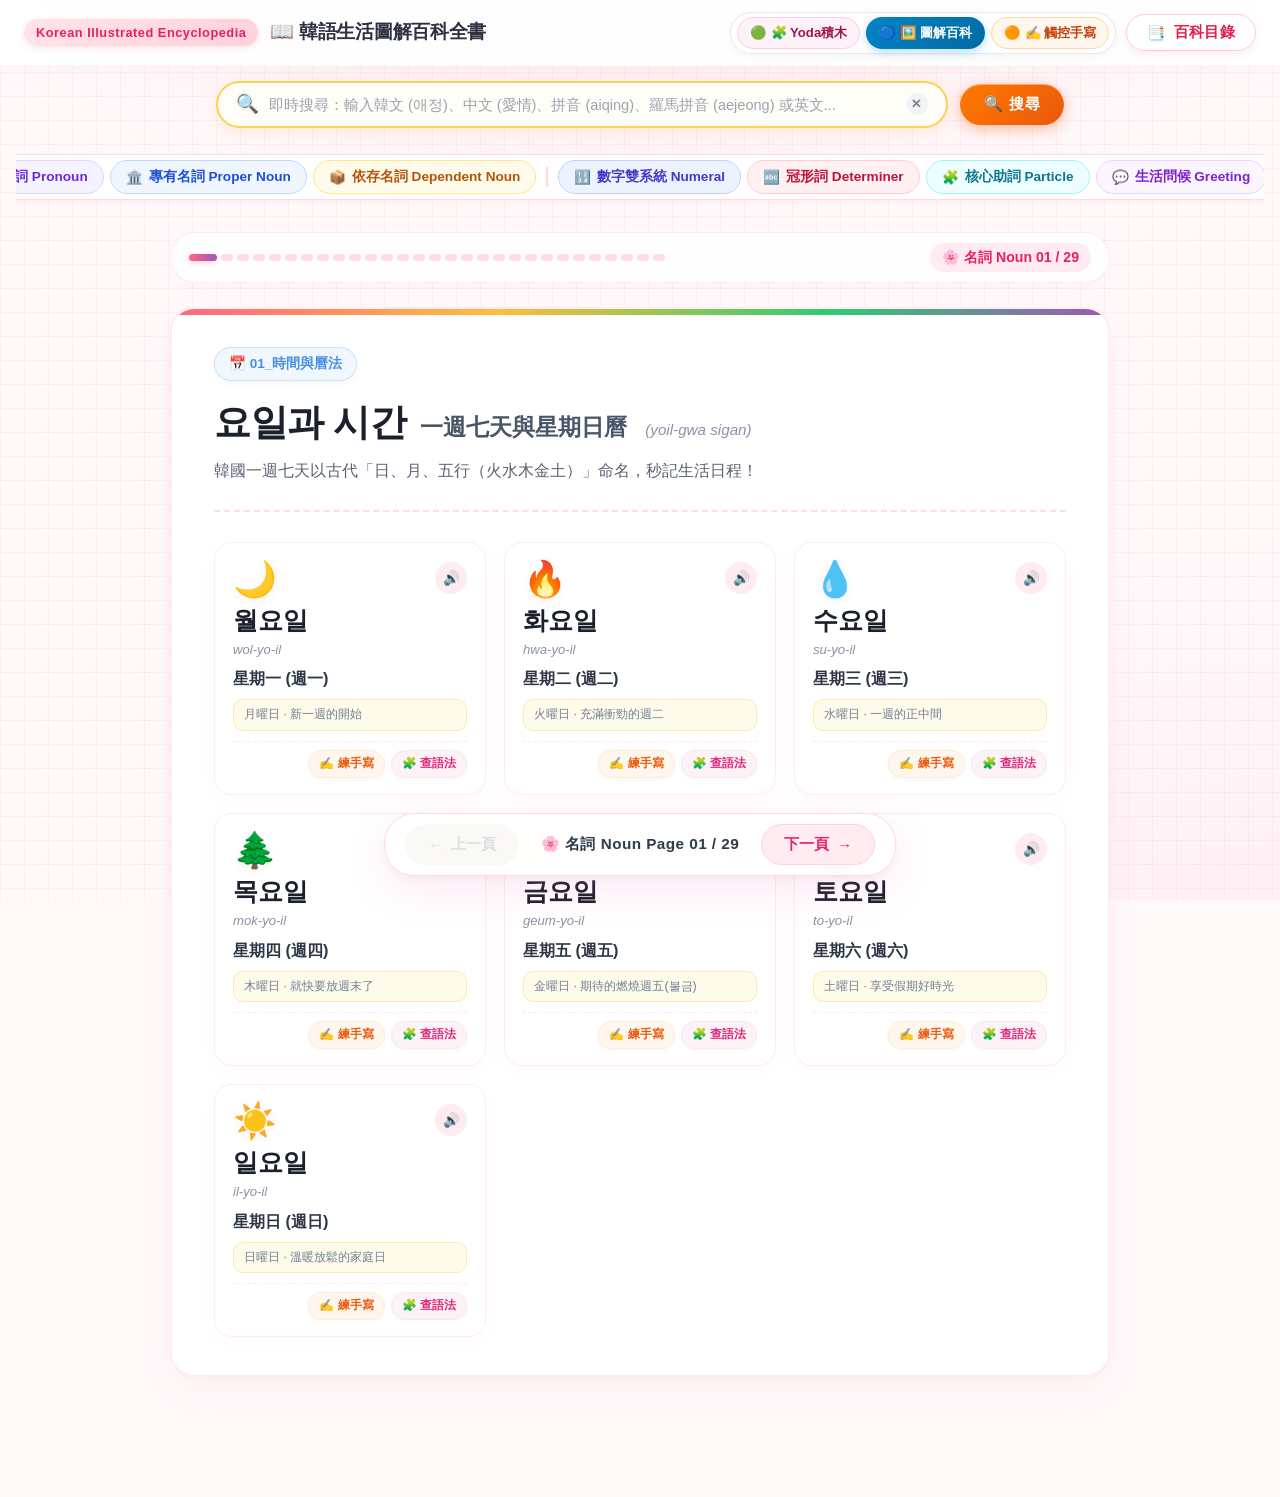
<file: index.html>
<!DOCTYPE html>
<html lang="zh-TW">
<head>
  <meta charset="UTF-8">
  <meta name="viewport" content="width=device-width, initial-scale=1.0, maximum-scale=1.0, user-scalable=no">
  <title>韓語圖解生活百科全書 · Korean Visual Encyclopedia</title>
  <meta name="description" content="韓語生活圖解百科全書：每頁聚焦核心生活單字、清晰圖像、道地繁體中文釋義、韓文發音點讀與極致舒適留白排版。">
  <!-- PWA 與行動裝置配置 -->
  <link rel="manifest" href="manifest.webmanifest">
  <meta name="theme-color" content="#FF85A2">
  <meta name="mobile-web-app-capable" content="yes">
  <meta name="apple-mobile-web-app-capable" content="yes">
  <meta name="apple-mobile-web-app-status-bar-style" content="black-translucent">
  <meta name="apple-mobile-web-app-title" content="韓語圖解百科">
  <link rel="apple-touch-icon" href="icons/apple-touch-icon.png">
  <link rel="icon" type="image/png" sizes="192x192" href="icons/icon-192.png">
  <link rel="shortcut icon" href="icons/favicon.png">

  <!-- 引入樣式表 (附帶版本快取控制) -->
  <link rel="stylesheet" href="css/encyclopedia.css?v=20260923_galaxy_v1">

  <!-- 核心搜尋欄與百科目錄膠囊按鈕精緻樣式 (即刻渲染，零延遲與零違和感) -->
  <style id="search-bar-critical-css">
    .btn-toc {
      background: #FFFFFF !important;
      border: 1.8px solid #FFCCD5 !important;
      color: #E11D48 !important;
      font-size: 0.92rem !important;
      font-weight: 800 !important;
      padding: 8px 20px !important;
      border-radius: 9999px !important;
      cursor: pointer !important;
      display: inline-flex !important;
      align-items: center !important;
      gap: 8px !important;
      box-shadow: 0 3px 10px rgba(225, 29, 72, 0.08) !important;
      transition: all 0.22s cubic-bezier(0.34, 1.56, 0.64, 1) !important;
      letter-spacing: 0.3px !important;
    }
    .btn-toc:hover {
      background: #FFF5F7 !important;
      border-color: #FB7185 !important;
      color: #BE123C !important;
      transform: translateY(-2px) scale(1.03) !important;
      box-shadow: 0 6px 18px rgba(225, 29, 72, 0.16) !important;
    }
    .btn-toc:active {
      transform: translateY(0) scale(0.98) !important;
    }
    .toc-title-pill {
      background: #FFFFFF !important;
      border: 1.8px solid #FFCCD5 !important;
      color: #E11D48 !important;
      font-size: 1.05rem !important;
      font-weight: 800 !important;
      padding: 6px 18px !important;
      border-radius: 9999px !important;
      display: inline-flex !important;
      align-items: center !important;
      gap: 8px !important;
      box-shadow: 0 2px 8px rgba(225, 29, 72, 0.08) !important;
      letter-spacing: 0.5px !important;
    }
    .search-section-wrapper {
      position: relative;
      max-width: 880px;
      width: calc(100% - 32px);
      margin: 14px auto 10px auto;
      z-index: 95;
    }
    .search-bar-container {
      display: flex;
      align-items: center;
      gap: 12px;
      width: 100%;
      flex-wrap: nowrap;
    }
    .search-input-pill {
      flex: 1;
      min-width: 0;
      display: flex;
      align-items: center;
      background: #FFFDF8 !important;
      border: 2px solid #FCD34D !important;
      border-radius: 9999px !important;
      padding: 6px 18px !important;
      box-shadow: 0 4px 16px rgba(245, 158, 11, 0.12), inset 0 1px 2px #FFFFFF !important;
      transition: all 0.25s cubic-bezier(0.16, 1, 0.3, 1);
      position: relative;
    }
    .search-input-pill:hover {
      border-color: #F59E0B !important;
      box-shadow: 0 6px 20px rgba(245, 158, 11, 0.18) !important;
    }
    .search-input-pill:focus-within {
      background: #FFFFFF !important;
      border-color: #D97706 !important;
      box-shadow: 0 0 0 4px rgba(245, 158, 11, 0.22), 0 6px 22px rgba(245, 158, 11, 0.18) !important;
    }
    .search-icon-lens {
      font-size: 1.15rem;
      margin-right: 10px;
      user-select: none;
      filter: drop-shadow(0 1px 2px rgba(0, 0, 0, 0.1));
      flex-shrink: 0;
    }
    .search-input {
      flex: 1;
      min-width: 0;
      border: none !important;
      outline: none !important;
      background: transparent !important;
      font-size: 0.96rem !important;
      font-weight: 500 !important;
      color: #2D3748 !important;
      line-height: 1.5 !important;
      font-family: inherit !important;
      padding: 4px 0 !important;
    }
    .search-input::placeholder {
      color: #9CA3AF !important;
      font-size: 0.91rem !important;
      font-weight: 400 !important;
    }
    .btn-search-clear {
      background: #F3F4F6 !important;
      border: none !important;
      border-radius: 50% !important;
      width: 22px !important;
      height: 22px !important;
      display: inline-flex !important;
      align-items: center !important;
      justify-content: center !important;
      cursor: pointer !important;
      color: #6B7280 !important;
      font-size: 0.72rem !important;
      margin-left: 8px !important;
      transition: all 0.2s ease !important;
      flex-shrink: 0;
    }
    .btn-search-clear:hover {
      background: #E5E7EB !important;
      color: #111827 !important;
    }
    .btn-search-submit {
      background: linear-gradient(135deg, #FF7A00 0%, #EA580C 100%) !important;
      color: #FFFFFF !important;
      border: none !important;
      border-radius: 9999px !important;
      padding: 10px 24px !important;
      font-size: 0.96rem !important;
      font-weight: 800 !important;
      display: inline-flex !important;
      align-items: center !important;
      gap: 6px !important;
      cursor: pointer !important;
      box-shadow: 0 4px 14px rgba(234, 88, 12, 0.38), inset 0 1px 0 rgba(255, 255, 255, 0.4) !important;
      white-space: nowrap !important;
      flex-shrink: 0;
      transition: all 0.2s cubic-bezier(0.34, 1.56, 0.64, 1) !important;
      letter-spacing: 0.5px;
    }
    .btn-search-submit:hover {
      transform: translateY(-2px) scale(1.03) !important;
      box-shadow: 0 6px 18px rgba(234, 88, 12, 0.48) !important;
    }
    .btn-search-submit:active {
      transform: translateY(1px) scale(0.97) !important;
    }
    .search-result-card.is-clickable {
      cursor: pointer;
      user-select: none;
    }
    .search-result-card.is-clickable:hover {
      background: #FFF9FA !important;
      border-color: #F472B6 !important;
      transform: translateX(4px) !important;
    }
  </style>
</head>
<body data-mode="noun">

  <!-- 頂部常駐導航列 -->
  <header class="app-header">
    <div class="brand-area">
      <span class="brand-badge">Korean Illustrated Encyclopedia</span>
      <div class="brand-title">📖 韓語生活圖解百科全書</div>
    </div>
    <div class="header-controls">
      <!-- 🌌 星際韓語宇宙三站聯邦導航膠囊 (Galaxy Ecosystem Dock) -->
      <nav class="galaxy-ecosystem-dock" aria-label="星際韓語宇宙跨站導航">
        <!-- 🟢 Yoda 發音語法積木 -->
        <a href="https://kitty-sin.github.io/sanrio-korean-learning/" 
           target="_blank" rel="noopener noreferrer"
           class="galaxy-chip chip-yoda" title="前往 🟢 Yoda 韓語發音語法積木樂園 (40音/積木屋/例句)">
          <span class="chip-avatar">🟢</span>
          <span class="chip-label">🧩 Yoda積木</span>
        </a>

        <!-- 🔵 R2-D2 生活圖解百科 (本站 Active) -->
        <a href="https://korean-learning-1ec2a.web.app/" 
           class="galaxy-chip chip-r2d2 active" title="目前所在站點：🔵 R2-D2 韓語生活圖解百科">
          <span class="chip-avatar">🔵</span>
          <span class="chip-label">🖼️ 圖解百科</span>
        </a>

        <!-- 🟠 BB-8 觸控手寫樂園 -->
        <a href="https://korean-writing-1ec2a.web.app/" 
           target="_blank" rel="noopener noreferrer"
           class="galaxy-chip chip-bb8" title="前往 🟠 BB-8 韓語觸控書寫樂園 (筆順/田字格/原稿紙)">
          <span class="chip-avatar">🟠</span>
          <span class="chip-label">✍️ 觸控手寫</span>
        </a>
      </nav>

      <button class="btn-toc" id="btn-toc">
        <span>📑</span>
        <span>百科目錄</span>
      </button>
    </div>
  </header>

  <!-- 全域即時多向搜尋欄 (依使用者設計圖稿) -->
  <section class="search-section-wrapper" id="search-section-wrapper">
    <div class="search-bar-container">
      <div class="search-input-pill">
        <span class="search-icon-lens">🔍</span>
        <input type="text"
               id="search-input"
               class="search-input"
               placeholder="即時搜尋：輸入韓文 (애정)、中文 (愛情)、拼音 (aiqing)、羅馬拼音 (aejeong) 或英文..."
               autocomplete="off"
               spellcheck="false">
        <button type="button" class="btn-search-clear" id="btn-search-clear" title="清空" style="display: none;">✕</button>
      </div>
      <button type="button" class="btn-search-submit" id="btn-search-submit">
        <span>🔍</span>
        <span>搜尋</span>
      </button>
    </div>

    <!-- 懸浮搜尋結果下拉面板 -->
    <div class="search-results-panel" id="search-results-panel" style="display: none;">
      <div class="search-results-header">
        <div class="search-stats">
          <span class="stats-badge" id="search-stats-badge">找到 0 筆結果</span>
        </div>
        <div class="search-filter-pills" id="search-filter-pills">
          <button type="button" class="filter-pill active" data-filter="all">全部 (0)</button>
          <button type="button" class="filter-pill" data-filter="wiki">📖 圖解百科 (0)</button>
          <button type="button" class="filter-pill" data-filter="dict">📚 核心詞庫 (0)</button>
          <button type="button" class="filter-pill" data-filter="hanja">🀄 漢字詞 (0)</button>
        </div>
        <button type="button" class="btn-results-close" id="btn-results-close" title="關閉搜尋結果">✕</button>
      </div>
      <div class="search-results-list" id="search-results-list">
        <!-- JS 動態渲染卡片清單 -->
      </div>
    </div>
  </section>

  <!-- 13 大全景韓語圖解模式切換列 (7大品詞 + 4大語法核心 + 2大專題圖鑑) -->
  <div class="mode-switcher-container">
    <div class="mode-switch-pill" role="tablist" aria-label="圖鑑模式分類切換">
      <!-- 📚 核心品詞 (7) -->
      <button class="mode-tab-btn active" data-mode="noun" onclick="app.setMode('noun', true)" role="tab" aria-selected="true">
        <span>🌸</span>
        <span>名詞 Noun</span>
      </button>
      <button class="mode-tab-btn" data-mode="verb" onclick="app.setMode('verb', true)" role="tab" aria-selected="false">
        <span>⚡</span>
        <span>動詞 Verb</span>
      </button>
      <button class="mode-tab-btn" data-mode="adjective" onclick="app.setMode('adjective', true)" role="tab" aria-selected="false">
        <span>🌈</span>
        <span>形容詞 Adjective</span>
      </button>
      <button class="mode-tab-btn" data-mode="adverb" onclick="app.setMode('adverb', true)" role="tab" aria-selected="false">
        <span>✨</span>
        <span>副詞 Adverb</span>
      </button>
      <button class="mode-tab-btn" data-mode="pronoun" onclick="app.setMode('pronoun', true)" role="tab" aria-selected="false">
        <span>👤</span>
        <span>代名詞 Pronoun</span>
      </button>
      <button class="mode-tab-btn" data-mode="proper_noun" onclick="app.setMode('proper_noun', true)" role="tab" aria-selected="false">
        <span>🏛️</span>
        <span>專有名詞 Proper Noun</span>
      </button>
      <button class="mode-tab-btn" data-mode="dependent_noun" onclick="app.setMode('dependent_noun', true)" role="tab" aria-selected="false">
        <span>📦</span>
        <span>依存名詞 Dependent Noun</span>
      </button>

      <!-- 🧩 語法核心 (4) -->
      <span class="mode-divider" title="語法核心"></span>
      <button class="mode-tab-btn" data-mode="numeral" onclick="app.setMode('numeral', true)" role="tab" aria-selected="false">
        <span>🔢</span>
        <span>數字雙系統 Numeral</span>
      </button>
      <button class="mode-tab-btn" data-mode="determiner" onclick="app.setMode('determiner', true)" role="tab" aria-selected="false">
        <span>🔤</span>
        <span>冠形詞 Determiner</span>
      </button>
      <button class="mode-tab-btn" data-mode="particle" onclick="app.setMode('particle', true)" role="tab" aria-selected="false">
        <span>🧩</span>
        <span>核心助詞 Particle</span>
      </button>
      <button class="mode-tab-btn" data-mode="greeting" onclick="app.setMode('greeting', true)" role="tab" aria-selected="false">
        <span>💬</span>
        <span>生活問候 Greeting</span>
      </button>

      <!-- 🌟 專題圖鑑 (2) -->
      <span class="mode-divider" title="專題圖鑑"></span>
      <button class="mode-tab-btn" data-mode="loanword" onclick="app.setMode('loanword', true)" role="tab" aria-selected="false">
        <span>🌍</span>
        <span>外來語借詞 Loanword</span>
      </button>
      <button class="mode-tab-btn" data-mode="sanrio_food" onclick="app.setMode('sanrio_food', true)" role="tab" aria-selected="false">
        <span>🍲</span>
        <span>三麗鷗美食 Sanrio Food</span>
      </button>
      <button class="mode-tab-btn" data-mode="bbq_pub" onclick="app.setMode('bbq_pub', true)" role="tab" aria-selected="false">
        <span>🥩</span>
        <span>烤肉居酒屋 BBQ & Pub</span>
      </button>
    </div>
  </div>

  <!-- 彈出式副頁生活領域標籤抽屜 (Pop-out Sub-page Domain Drawer) -->
  <div class="domain-popout-wrapper" id="domain-popout-wrapper" aria-label="副頁領域彈出導航">
    <div class="domain-popout-card">
      <div class="domain-popout-header">
        <div class="domain-popout-title" id="domain-popout-title">
          <span>🌸</span>
          <span>副頁領域主題</span>
        </div>
        <button class="domain-popout-close" id="btn-close-domain-popout" onclick="app.closeDomainPopout()" title="收起副頁標籤">✕</button>
      </div>
      <div class="domain-bar" id="domain-bar">
        <!-- JS 動態生成領域快捷彩色標籤 -->
      </div>
    </div>
  </div>

  <!-- 主閱讀器畫布 -->
  <main class="encyclopedia-container">
    <!-- 頂部進度條 -->
    <div class="page-progress-bar">
      <div class="page-stepper" id="page-stepper">
        <!-- JS 動態生成 Dot 點點 -->
      </div>
      <div class="page-counter" id="page-counter">01 / 05</div>
    </div>

    <!-- 雜誌書籍主頁面 -->
    <article class="book-page-canvas" id="page-canvas">
      <!-- JS 動態渲染本頁主題內容 -->
    </article>
  </main>

  <!-- 底部常駐換頁控制列 -->
  <nav class="bottom-nav-bar" aria-label="翻頁導航">
    <button class="nav-btn" id="btn-prev" disabled>
      <span>←</span>
      <span>上一頁</span>
    </button>
    <div class="nav-page-info" id="nav-page-info">Page 01 / 05</div>
    <button class="nav-btn" id="btn-next">
      <span>下一頁</span>
      <span>→</span>
    </button>
  </nav>

  <!-- 百科全域目錄彈窗 (Table of Contents Modal · 01~13 全景導航大綱) -->
  <div class="modal-backdrop" id="toc-modal" role="dialog" aria-modal="true">
    <div class="toc-modal toc-global-modal">
      <div class="toc-header">
        <div class="toc-title-pill">
          <span>📑</span>
          <span>百科目錄</span>
        </div>
        <button class="btn-close-modal" id="btn-close-modal" aria-label="關閉目錄">✕</button>
      </div>
      <div class="toc-list toc-global-list" id="toc-list">
        <!-- JS 動態渲染 01~13 全景導航清單 -->
      </div>
    </div>
  </div>

  <!-- 載入資料集與應用核心邏輯 -->
  <script src="js/encyclopedia_data.js?v=20261013_v8"></script>
  <script src="js/verbs_data.js"></script>
  <script src="js/adjectives_data.js"></script>
  <script src="js/adverbs_data.js"></script>
  <script src="js/pronouns_data.js"></script>
  <script src="js/proper_nouns_data.js?v=20261002_v1"></script>
  <script src="js/dependent_nouns_data.js"></script>
  <script src="js/numerals_data.js"></script>
  <script src="js/determiners_data.js"></script>
  <script src="js/particles_data.js"></script>
  <script src="js/greetings_data.js"></script>
  <script src="js/loanwords_data.js?v=20261013_v3"></script>
  <script src="js/sanrio_food_data.js?v=20260921_v2"></script>
  <script src="js/bbq_pub_data.js?v=20260921_v3"></script>
  <script src="js/encyclopedia_app.js?v=20260923_galaxy_v1"></script>
  <script src="js/search_index.js?v=20261013_v8" defer></script>
  <script src="js/encyclopedia_search.js?v=20260923_galaxy_v1" defer></script>

  <!-- PWA Service Worker 智慧離線快取註冊 -->
  <script>
    if ('serviceWorker' in navigator) {
      window.addEventListener('load', () => {
        navigator.serviceWorker.register('./sw.js')
          .then(reg => console.log('PWA ServiceWorker registered successfully:', reg.scope))
          .catch(err => console.error('PWA ServiceWorker registration failed:', err));
      });
    }
  </script>
</body>
</html>
</file>
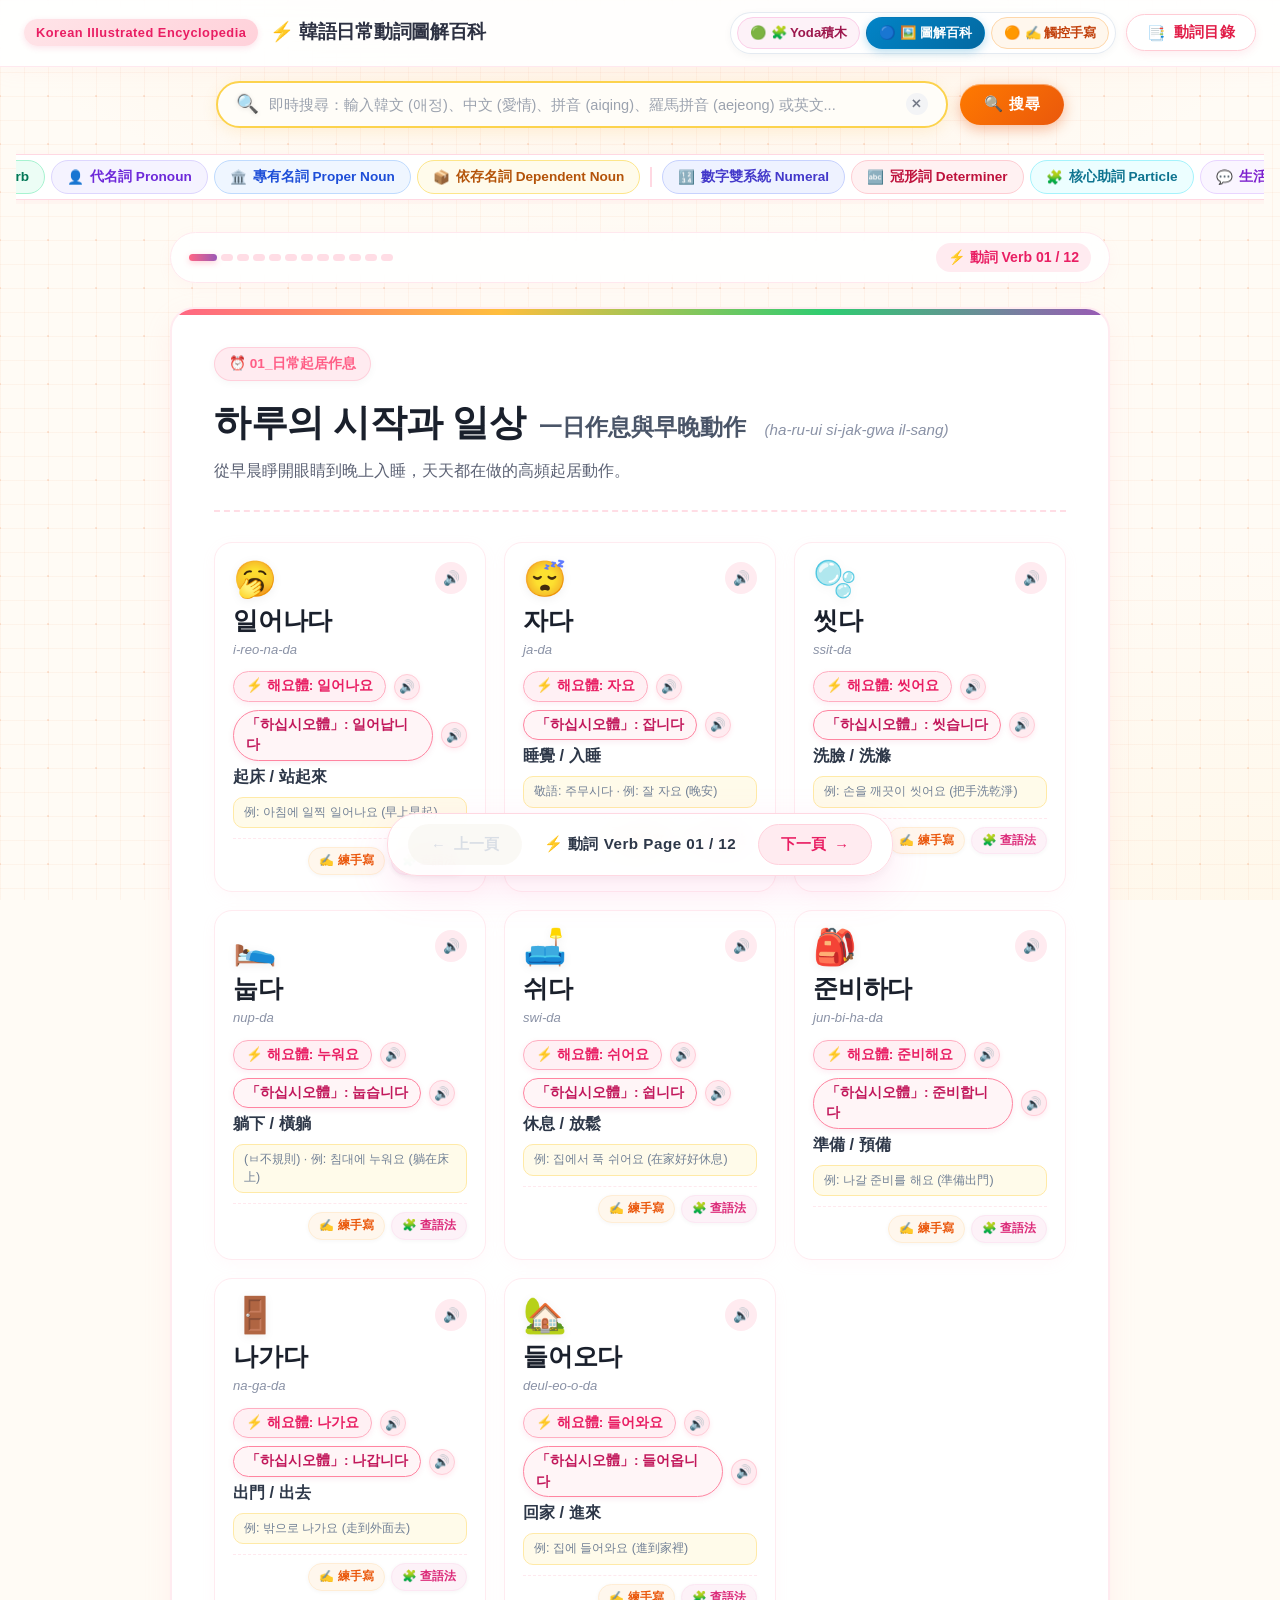
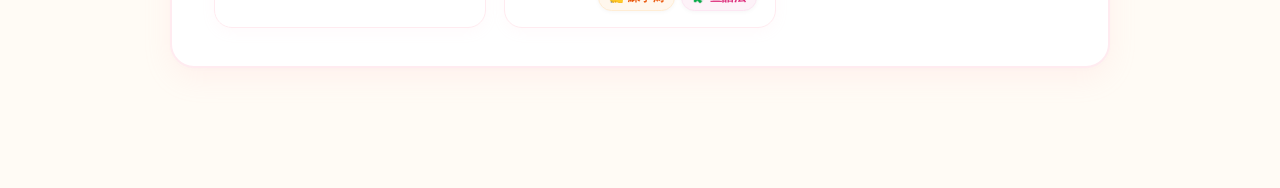
<file: verbs.html>
<!DOCTYPE html>
<html lang="zh-TW">
<head>
  <meta charset="UTF-8">
  <meta name="viewport" content="width=device-width, initial-scale=1.0, maximum-scale=1.0, user-scalable=no">
  <title>韓語圖解日常動詞百科 · Korean Visual Verb Encyclopedia</title>
  <meta name="description" content="韓語日常動詞圖解百科：涵蓋12大動作生活領域、韓文原形、日常해요體變形、實用生活搭配句、清晰動作圖示與真人發音點讀。">
  <!-- PWA 與行動裝置配置 -->
  <link rel="manifest" href="manifest.webmanifest">
  <meta name="theme-color" content="#FF85A2">
  <meta name="mobile-web-app-capable" content="yes">
  <meta name="apple-mobile-web-app-capable" content="yes">
  <meta name="apple-mobile-web-app-status-bar-style" content="black-translucent">
  <meta name="apple-mobile-web-app-title" content="韓語圖解百科">
  <link rel="apple-touch-icon" href="icons/apple-touch-icon.png">
  <link rel="icon" type="image/png" sizes="192x192" href="icons/icon-192.png">
  <link rel="shortcut icon" href="icons/favicon.png">

  <!-- 引入樣式表 (附帶版本快取控制) -->
  <link rel="stylesheet" href="css/encyclopedia.css?v=20260923_galaxy_v1">

  <!-- 核心搜尋欄與百科目錄膠囊按鈕精緻樣式 (即刻渲染，零延遲與零違和感) -->
  <style id="search-bar-critical-css">
    .btn-toc {
      background: #FFFFFF !important;
      border: 1.8px solid #FFCCD5 !important;
      color: #E11D48 !important;
      font-size: 0.92rem !important;
      font-weight: 800 !important;
      padding: 8px 20px !important;
      border-radius: 9999px !important;
      cursor: pointer !important;
      display: inline-flex !important;
      align-items: center !important;
      gap: 8px !important;
      box-shadow: 0 3px 10px rgba(225, 29, 72, 0.08) !important;
      transition: all 0.22s cubic-bezier(0.34, 1.56, 0.64, 1) !important;
      letter-spacing: 0.3px !important;
    }
    .btn-toc:hover {
      background: #FFF5F7 !important;
      border-color: #FB7185 !important;
      color: #BE123C !important;
      transform: translateY(-2px) scale(1.03) !important;
      box-shadow: 0 6px 18px rgba(225, 29, 72, 0.16) !important;
    }
    .btn-toc:active {
      transform: translateY(0) scale(0.98) !important;
    }
    .toc-title-pill {
      background: #FFFFFF !important;
      border: 1.8px solid #FFCCD5 !important;
      color: #E11D48 !important;
      font-size: 1.05rem !important;
      font-weight: 800 !important;
      padding: 6px 18px !important;
      border-radius: 9999px !important;
      display: inline-flex !important;
      align-items: center !important;
      gap: 8px !important;
      box-shadow: 0 2px 8px rgba(225, 29, 72, 0.08) !important;
      letter-spacing: 0.5px !important;
    }
    .search-section-wrapper {
      position: relative;
      max-width: 880px;
      width: calc(100% - 32px);
      margin: 14px auto 10px auto;
      z-index: 95;
    }
    .search-bar-container {
      display: flex;
      align-items: center;
      gap: 12px;
      width: 100%;
      flex-wrap: nowrap;
    }
    .search-input-pill {
      flex: 1;
      min-width: 0;
      display: flex;
      align-items: center;
      background: #FFFDF8 !important;
      border: 2px solid #FCD34D !important;
      border-radius: 9999px !important;
      padding: 6px 18px !important;
      box-shadow: 0 4px 16px rgba(245, 158, 11, 0.12), inset 0 1px 2px #FFFFFF !important;
      transition: all 0.25s cubic-bezier(0.16, 1, 0.3, 1);
      position: relative;
    }
    .search-input-pill:hover {
      border-color: #F59E0B !important;
      box-shadow: 0 6px 20px rgba(245, 158, 11, 0.18) !important;
    }
    .search-input-pill:focus-within {
      background: #FFFFFF !important;
      border-color: #D97706 !important;
      box-shadow: 0 0 0 4px rgba(245, 158, 11, 0.22), 0 6px 22px rgba(245, 158, 11, 0.18) !important;
    }
    .search-icon-lens {
      font-size: 1.15rem;
      margin-right: 10px;
      user-select: none;
      filter: drop-shadow(0 1px 2px rgba(0, 0, 0, 0.1));
      flex-shrink: 0;
    }
    .search-input {
      flex: 1;
      min-width: 0;
      border: none !important;
      outline: none !important;
      background: transparent !important;
      font-size: 0.96rem !important;
      font-weight: 500 !important;
      color: #2D3748 !important;
      line-height: 1.5 !important;
      font-family: inherit !important;
      padding: 4px 0 !important;
    }
    .search-input::placeholder {
      color: #9CA3AF !important;
      font-size: 0.91rem !important;
      font-weight: 400 !important;
    }
    .btn-search-clear {
      background: #F3F4F6 !important;
      border: none !important;
      border-radius: 50% !important;
      width: 22px !important;
      height: 22px !important;
      display: inline-flex !important;
      align-items: center !important;
      justify-content: center !important;
      cursor: pointer !important;
      color: #6B7280 !important;
      font-size: 0.72rem !important;
      margin-left: 8px !important;
      transition: all 0.2s ease !important;
      flex-shrink: 0;
    }
    .btn-search-clear:hover {
      background: #E5E7EB !important;
      color: #111827 !important;
    }
    .btn-search-submit {
      background: linear-gradient(135deg, #FF7A00 0%, #EA580C 100%) !important;
      color: #FFFFFF !important;
      border: none !important;
      border-radius: 9999px !important;
      padding: 10px 24px !important;
      font-size: 0.96rem !important;
      font-weight: 800 !important;
      display: inline-flex !important;
      align-items: center !important;
      gap: 6px !important;
      cursor: pointer !important;
      box-shadow: 0 4px 14px rgba(234, 88, 12, 0.38), inset 0 1px 0 rgba(255, 255, 255, 0.4) !important;
      white-space: nowrap !important;
      flex-shrink: 0;
      transition: all 0.2s cubic-bezier(0.34, 1.56, 0.64, 1) !important;
      letter-spacing: 0.5px;
    }
    .btn-search-submit:hover {
      transform: translateY(-2px) scale(1.03) !important;
      box-shadow: 0 6px 18px rgba(234, 88, 12, 0.48) !important;
    }
    .btn-search-submit:active {
      transform: translateY(1px) scale(0.97) !important;
    }
    .search-result-card.is-clickable {
      cursor: pointer;
      user-select: none;
    }
    .search-result-card.is-clickable:hover {
      background: #FFF9FA !important;
      border-color: #F472B6 !important;
      transform: translateX(4px) !important;
    }
  </style>
</head>
<body data-mode="verb">

  <!-- 頂部常駐導航列 -->
  <header class="app-header">
    <div class="brand-area">
      <span class="brand-badge">Korean Illustrated Encyclopedia</span>
      <div class="brand-title">⚡ 韓語日常動詞圖解百科</div>
    </div>
    <div class="header-controls">
      <!-- 🌌 星際韓語宇宙三站聯邦導航膠囊 (Galaxy Ecosystem Dock) -->
      <nav class="galaxy-ecosystem-dock" aria-label="星際韓語宇宙跨站導航">
        <!-- 🟢 Yoda 發音語法積木 -->
        <a href="https://kitty-sin.github.io/sanrio-korean-learning/" 
           target="_blank" rel="noopener noreferrer"
           class="galaxy-chip chip-yoda" title="前往 🟢 Yoda 韓語發音語法積木樂園 (40音/積木屋/例句)">
          <span class="chip-avatar">🟢</span>
          <span class="chip-label">🧩 Yoda積木</span>
        </a>

        <!-- 🔵 R2-D2 生活圖解百科 (本站 Active) -->
        <a href="https://korean-learning-1ec2a.web.app/" 
           class="galaxy-chip chip-r2d2 active" title="目前所在站點：🔵 R2-D2 韓語生活圖解百科">
          <span class="chip-avatar">🔵</span>
          <span class="chip-label">🖼️ 圖解百科</span>
        </a>

        <!-- 🟠 BB-8 觸控手寫樂園 -->
        <a href="https://korean-writing-1ec2a.web.app/" 
           target="_blank" rel="noopener noreferrer"
           class="galaxy-chip chip-bb8" title="前往 🟠 BB-8 韓語觸控書寫樂園 (筆順/田字格/原稿紙)">
          <span class="chip-avatar">🟠</span>
          <span class="chip-label">✍️ 觸控手寫</span>
        </a>
      </nav>

      <button class="btn-toc" id="btn-toc">
        <span>📑</span>
        <span>動詞目錄</span>
      </button>
    </div>
  </header>

  <!-- 全域即時多向搜尋欄 (依使用者設計圖稿) -->
  <section class="search-section-wrapper" id="search-section-wrapper">
    <div class="search-bar-container">
      <div class="search-input-pill">
        <span class="search-icon-lens">🔍</span>
        <input type="text"
               id="search-input"
               class="search-input"
               placeholder="即時搜尋：輸入韓文 (애정)、中文 (愛情)、拼音 (aiqing)、羅馬拼音 (aejeong) 或英文..."
               autocomplete="off"
               spellcheck="false">
        <button type="button" class="btn-search-clear" id="btn-search-clear" title="清空" style="display: none;">✕</button>
      </div>
      <button type="button" class="btn-search-submit" id="btn-search-submit">
        <span>🔍</span>
        <span>搜尋</span>
      </button>
    </div>

    <!-- 懸浮搜尋結果下拉面板 -->
    <div class="search-results-panel" id="search-results-panel" style="display: none;">
      <div class="search-results-header">
        <div class="search-stats">
          <span class="stats-badge" id="search-stats-badge">找到 0 筆結果</span>
        </div>
        <div class="search-filter-pills" id="search-filter-pills">
          <button type="button" class="filter-pill active" data-filter="all">全部 (0)</button>
          <button type="button" class="filter-pill" data-filter="wiki">📖 圖解百科 (0)</button>
          <button type="button" class="filter-pill" data-filter="dict">📚 核心詞庫 (0)</button>
          <button type="button" class="filter-pill" data-filter="hanja">🀄 漢字詞 (0)</button>
        </div>
        <button type="button" class="btn-results-close" id="btn-results-close" title="關閉搜尋結果">✕</button>
      </div>
      <div class="search-results-list" id="search-results-list">
        <!-- JS 動態渲染卡片清單 -->
      </div>
    </div>
  </section>

  <!-- 13 大全景韓語圖解模式切換列 (7大品詞 + 4大語法核心 + 2大專題圖鑑) -->
  <div class="mode-switcher-container">
    <div class="mode-switch-pill" role="tablist" aria-label="圖鑑模式分類切換">
      <!-- 📚 核心品詞 (7) -->
      <button class="mode-tab-btn" data-mode="noun" onclick="app.setMode('noun', true)" role="tab" aria-selected="false">
        <span>🌸</span>
        <span>名詞 Noun</span>
      </button>
      <button class="mode-tab-btn active" data-mode="verb" onclick="app.setMode('verb', true)" role="tab" aria-selected="true">
        <span>⚡</span>
        <span>動詞 Verb</span>
      </button>
      <button class="mode-tab-btn" data-mode="adjective" onclick="app.setMode('adjective', true)" role="tab" aria-selected="false">
        <span>🌈</span>
        <span>形容詞 Adjective</span>
      </button>
      <button class="mode-tab-btn" data-mode="adverb" onclick="app.setMode('adverb', true)" role="tab" aria-selected="false">
        <span>✨</span>
        <span>副詞 Adverb</span>
      </button>
      <button class="mode-tab-btn" data-mode="pronoun" onclick="app.setMode('pronoun', true)" role="tab" aria-selected="false">
        <span>👤</span>
        <span>代名詞 Pronoun</span>
      </button>
      <button class="mode-tab-btn" data-mode="proper_noun" onclick="app.setMode('proper_noun', true)" role="tab" aria-selected="false">
        <span>🏛️</span>
        <span>專有名詞 Proper Noun</span>
      </button>
      <button class="mode-tab-btn" data-mode="dependent_noun" onclick="app.setMode('dependent_noun', true)" role="tab" aria-selected="false">
        <span>📦</span>
        <span>依存名詞 Dependent Noun</span>
      </button>

      <!-- 🧩 語法核心 (4) -->
      <span class="mode-divider" title="語法核心"></span>
      <button class="mode-tab-btn" data-mode="numeral" onclick="app.setMode('numeral', true)" role="tab" aria-selected="false">
        <span>🔢</span>
        <span>數字雙系統 Numeral</span>
      </button>
      <button class="mode-tab-btn" data-mode="determiner" onclick="app.setMode('determiner', true)" role="tab" aria-selected="false">
        <span>🔤</span>
        <span>冠形詞 Determiner</span>
      </button>
      <button class="mode-tab-btn" data-mode="particle" onclick="app.setMode('particle', true)" role="tab" aria-selected="false">
        <span>🧩</span>
        <span>核心助詞 Particle</span>
      </button>
      <button class="mode-tab-btn" data-mode="greeting" onclick="app.setMode('greeting', true)" role="tab" aria-selected="false">
        <span>💬</span>
        <span>生活問候 Greeting</span>
      </button>

      <!-- 🌟 專題圖鑑 (2) -->
      <span class="mode-divider" title="專題圖鑑"></span>
      <button class="mode-tab-btn" data-mode="loanword" onclick="app.setMode('loanword', true)" role="tab" aria-selected="false">
        <span>🌍</span>
        <span>外來語借詞 Loanword</span>
      </button>
      <button class="mode-tab-btn" data-mode="sanrio_food" onclick="app.setMode('sanrio_food', true)" role="tab" aria-selected="false">
        <span>🍲</span>
        <span>三麗鷗美食 Sanrio Food</span>
      </button>
    </div>
  </div>

  <!-- 彈出式副頁生活領域標籤抽屜 (Pop-out Sub-page Domain Drawer) -->
  <div class="domain-popout-wrapper" id="domain-popout-wrapper" aria-label="副頁領域彈出導航">
    <div class="domain-popout-card">
      <div class="domain-popout-header">
        <div class="domain-popout-title" id="domain-popout-title">
          <span>⚡</span>
          <span>動詞 · 副頁領域主題</span>
        </div>
        <button class="domain-popout-close" id="btn-close-domain-popout" onclick="app.closeDomainPopout()" title="收起副頁標籤">✕</button>
      </div>
      <div class="domain-bar" id="domain-bar">
        <!-- JS 動態生成領域快捷彩色標籤 -->
      </div>
    </div>
  </div>

  <!-- 主閱讀器畫布 -->
  <main class="encyclopedia-container">
    <!-- 頂部進度條 -->
    <div class="page-progress-bar">
      <div class="page-stepper" id="page-stepper">
        <!-- JS 動態生成 Dot 點點 -->
      </div>
      <div class="page-counter" id="page-counter">動詞篇 01 / 12</div>
    </div>

    <!-- 雜誌書籍主頁面 -->
    <article class="book-page-canvas" id="page-canvas">
      <!-- JS 動態渲染本頁主題內容 -->
    </article>
  </main>

  <!-- 底部常駐換頁控制列 -->
  <nav class="bottom-nav-bar" aria-label="翻頁導航">
    <button class="nav-btn" id="btn-prev" disabled>
      <span>←</span>
      <span>上一頁</span>
    </button>
    <div class="nav-page-info" id="nav-page-info">動詞篇 Page 01 / 12</div>
    <button class="nav-btn" id="btn-next">
      <span>下一頁</span>
      <span>→</span>
    </button>
  </nav>

  <!-- 百科全域目錄彈窗 (Table of Contents Modal · 01~13 全景導航大綱) -->
  <div class="modal-backdrop" id="toc-modal" role="dialog" aria-modal="true">
    <div class="toc-modal toc-global-modal">
      <div class="toc-header">
        <div class="toc-title-pill">
          <span>📑</span>
          <span>百科目錄</span>
        </div>
        <button class="btn-close-modal" id="btn-close-modal" aria-label="關閉目錄">✕</button>
      </div>
      <div class="toc-list toc-global-list" id="toc-list">
        <!-- JS 動態渲染 01~13 全景導航清單 -->
      </div>
    </div>
  </div>

  <!-- 載入資料集與應用核心邏輯 -->
  <script src="js/encyclopedia_data.js"></script>
  <script src="js/verbs_data.js"></script>
  <script src="js/adjectives_data.js"></script>
  <script src="js/adverbs_data.js"></script>
  <script src="js/pronouns_data.js"></script>
  <script src="js/proper_nouns_data.js"></script>
  <script src="js/dependent_nouns_data.js"></script>
  <script src="js/numerals_data.js"></script>
  <script src="js/determiners_data.js"></script>
  <script src="js/particles_data.js"></script>
  <script src="js/greetings_data.js"></script>
  <script src="js/loanwords_data.js?v=20260921_v3"></script>
  <script src="js/sanrio_food_data.js?v=20260921_v3"></script>
  <script src="js/bbq_pub_data.js?v=20260921_v3"></script>
  <script src="js/encyclopedia_app.js?v=20260923_galaxy_v1"></script>
  <script src="js/search_index.js?v=20260923_v1" defer></script>
  <script src="js/encyclopedia_search.js?v=20260923_galaxy_v1" defer></script>
  <script>
    // 預設進入動詞篇模式
    window.addEventListener('DOMContentLoaded', () => {
      if (window.app) {
        window.app.setMode('verb');
      }
    });

    // PWA Service Worker 智慧離線快取註冊
    if ('serviceWorker' in navigator) {
      window.addEventListener('load', () => {
        navigator.serviceWorker.register('./sw.js')
          .then(reg => console.log('PWA ServiceWorker registered successfully:', reg.scope))
          .catch(err => console.error('PWA ServiceWorker registration failed:', err));
      });
    }
  </script>
</body>
</html>
</file>
<file: css/encyclopedia.css>
/* ==========================================================================
   韓語圖解生活百科全書 (Korean Visual Illustrated Encyclopedia)
   視覺風格：方案 B【萌系馬卡龍粉嫩風 (Pastel Playful)】
   特色：草莓粉、奶霜黃、薄荷綠、薰衣草紫、手帳圓角萌感、高留白護眼
   ========================================================================== */

:root {
  --font-main: -apple-system, BlinkMacSystemFont, "Segoe UI", Roboto, "Noto Sans TC", "Apple SD Gothic Neo", "Malgun Gothic", sans-serif;
  
  /* 📖 背景手帳方眼紙與環境氛圍變數 (Notebook Graph Grid & Ambient Tone) */
  --bg-ambient-top: #FFEBF0;
  --bg-ambient-bottom: #F0F4FF;
  --bg-canvas-base: #FFF9FA;
  --bg-grid-line: rgba(255, 94, 134, 0.045);
  --bg-grid-dot: rgba(255, 94, 134, 0.12);

  --bg-card: #FFFFFF;
  --text-main: #2D3142;
  --text-sub: #5C6274;
  --text-rom: #8A92A6;
  --border-soft: #FFE8EE;
  --border-card: #FFEFF2;
  --primary: #FF5E86;
  --primary-light: #FFEBF0;
  --primary-hover: #FF4071;
  --accent-mint: #2ECC71;
  --accent-lavender: #9B59B6;
  --accent-blue: #3498DB;
  --accent-amber: #F39C12;
  --radius-lg: 24px;
  --radius-md: 18px;
  --radius-sm: 12px;
  --radius-pill: 30px;
  --shadow-card: 0 10px 28px rgba(255, 182, 193, 0.14), 0 2px 8px rgba(0, 0, 0, 0.02);
  --shadow-hover: 0 16px 36px rgba(255, 94, 134, 0.2), 0 4px 12px rgba(0, 0, 0, 0.04);
  --transition-smooth: all 0.28s cubic-bezier(0.25, 0.8, 0.25, 1);
}

* {
  box-sizing: border-box;
  margin: 0;
  padding: 0;
  -webkit-tap-highlight-color: transparent;
}

body {
  font-family: var(--font-main);
  background-color: var(--bg-canvas-base);
  /* 🎨 日系手帳方眼微米網格 + 散落微點陣 + 雙向柔焦環境光 */
  background-image:
    /* 1. 散落柔和微點陣 (Micro Polka Dots, 48px × 48px) */
    radial-gradient(circle at center, var(--bg-grid-dot) 1.2px, transparent 1.2px),
    /* 2. 手帳方眼紙垂直微米線 (Vertical Graph Grid Lines, 24px) */
    linear-gradient(to right, var(--bg-grid-line) 1px, transparent 1px),
    /* 3. 手帳方眼紙水平微米線 (Horizontal Graph Grid Lines, 24px) */
    linear-gradient(to bottom, var(--bg-grid-line) 1px, transparent 1px),
    /* 4. 頂部柔和環境光暈 (Top Ambient Atmosphere) */
    radial-gradient(ellipse 70% 45% at 50% -10%, var(--bg-ambient-top) 0%, transparent 80%),
    /* 5. 底部微弱柔光 (Bottom Ambient Atmosphere) */
    radial-gradient(ellipse 80% 50% at 100% 100%, var(--bg-ambient-bottom) 0%, transparent 80%);
  background-size:
    48px 48px,
    24px 24px,
    24px 24px,
    100% 100%,
    100% 100%;
  background-position:
    24px 24px,
    0 0,
    0 0,
    center top,
    right bottom;
  background-repeat:
    repeat,
    repeat,
    repeat,
    no-repeat,
    no-repeat;
  background-attachment: fixed;
  color: var(--text-main);
  min-height: 100vh;
  display: flex;
  flex-direction: column;
  line-height: 1.5;
  overflow-x: hidden;
  transition: background-color 0.4s ease, border-color 0.4s ease;
}

/* ==========================================================================
   🎨 13 大分類智能背景氛圍色聯動 (Adaptive Mode Ambient Backgrounds)
   ========================================================================== */

/* 1. 🌸 名詞 Noun (珊瑚櫻花紅) */
body[data-mode="noun"] {
  --bg-ambient-top: #FFE8EE;
  --bg-ambient-bottom: #FFF0F5;
  --bg-canvas-base: #FFF9FA;
  --bg-grid-line: rgba(230, 26, 78, 0.045);
  --bg-grid-dot: rgba(230, 26, 78, 0.12);
}

/* 2. ⚡ 動詞 Verb (活力夕陽橘) */
body[data-mode="verb"] {
  --bg-ambient-top: #FFF1E0;
  --bg-ambient-bottom: #FFF8EB;
  --bg-canvas-base: #FFFBF5;
  --bg-grid-line: rgba(230, 81, 0, 0.045);
  --bg-grid-dot: rgba(230, 81, 0, 0.12);
}

/* 3. 🌈 形容詞 Adjective (莓果洋紅紫) */
body[data-mode="adjective"] {
  --bg-ambient-top: #FCE7F3;
  --bg-ambient-bottom: #FAF5FF;
  --bg-canvas-base: #FCF7FA;
  --bg-grid-line: rgba(190, 24, 93, 0.045);
  --bg-grid-dot: rgba(190, 24, 93, 0.12);
}

/* 4. ✨ 副詞 Adverb (薄荷翡翠綠) */
body[data-mode="adverb"] {
  --bg-ambient-top: #E6FDF2;
  --bg-ambient-bottom: #F0FDF4;
  --bg-canvas-base: #F7FEFB;
  --bg-grid-line: rgba(4, 120, 87, 0.045);
  --bg-grid-dot: rgba(4, 120, 87, 0.12);
}

/* 5. 👤 代名詞 Pronoun (皇家香芋紫) */
body[data-mode="pronoun"] {
  --bg-ambient-top: #F3E8FF;
  --bg-ambient-bottom: #FAF5FF;
  --bg-canvas-base: #FAF8FE;
  --bg-grid-line: rgba(109, 40, 217, 0.045);
  --bg-grid-dot: rgba(109, 40, 217, 0.12);
}

/* 6. 🏛️ 專有名詞 Proper Noun (蔚藍寶石藍) */
body[data-mode="proper_noun"] {
  --bg-ambient-top: #EBF3FF;
  --bg-ambient-bottom: #F0F9FF;
  --bg-canvas-base: #F7FAFE;
  --bg-grid-line: rgba(29, 78, 216, 0.045);
  --bg-grid-dot: rgba(29, 78, 216, 0.12);
}

/* 7. 📦 依存名詞 Dependent Noun (暖金黃蜜色) */
body[data-mode="dependent_noun"] {
  --bg-ambient-top: #FEF3C7;
  --bg-ambient-bottom: #FFFDF0;
  --bg-canvas-base: #FFFCF2;
  --bg-grid-line: rgba(180, 83, 9, 0.045);
  --bg-grid-dot: rgba(180, 83, 9, 0.12);
}

/* 8. 🔢 數字雙系統 Numeral (靛青紫羅蘭) */
body[data-mode="numeral"] {
  --bg-ambient-top: #E0E7FF;
  --bg-ambient-bottom: #F5F3FF;
  --bg-canvas-base: #F7F8FE;
  --bg-grid-line: rgba(67, 56, 202, 0.045);
  --bg-grid-dot: rgba(67, 56, 202, 0.12);
}

/* 9. 🔤 冠形詞 Determiner (薔薇胭脂紅) */
body[data-mode="determiner"] {
  --bg-ambient-top: #FFE4E6;
  --bg-ambient-bottom: #FFF5F7;
  --bg-canvas-base: #FFFAFB;
  --bg-grid-line: rgba(190, 18, 60, 0.045);
  --bg-grid-dot: rgba(190, 18, 60, 0.12);
}

/* 10. 🧩 核心助詞 Particle (湖水碧青藍) */
body[data-mode="particle"] {
  --bg-ambient-top: #E0F7FA;
  --bg-ambient-bottom: #F0FDFA;
  --bg-canvas-base: #F6FCFD;
  --bg-grid-line: rgba(14, 116, 144, 0.045);
  --bg-grid-dot: rgba(14, 116, 144, 0.12);
}

/* 11. 💬 生活問候 Greeting (夢幻薰衣草) */
body[data-mode="greeting"] {
  --bg-ambient-top: #F5E8FF;
  --bg-ambient-bottom: #FDF4FF;
  --bg-canvas-base: #FCF9FE;
  --bg-grid-line: rgba(126, 34, 206, 0.045);
  --bg-grid-dot: rgba(126, 34, 206, 0.12);
}

/* 12. 🌍 外來語借詞 Loanword (湛藍晴空藍) */
body[data-mode="loanword"] {
  --bg-ambient-top: #E0F2FE;
  --bg-ambient-bottom: #EFF6FF;
  --bg-canvas-base: #F6FAFE;
  --bg-grid-line: rgba(3, 105, 161, 0.045);
  --bg-grid-dot: rgba(3, 105, 161, 0.12);
}

/* 13. 🍲 三麗鷗美食 Sanrio Food (甜心草莓粉) */
body[data-mode="sanrio_food"] {
  --bg-ambient-top: #FFE4EC;
  --bg-ambient-bottom: #FFF0F6;
  --bg-canvas-base: #FFFAF8;
  --bg-grid-line: rgba(216, 27, 96, 0.045);
  --bg-grid-dot: rgba(216, 27, 96, 0.12);
}

/* 14. 🥩 韓國烤肉與小酌居酒屋 BBQ & Pub (炭火焦香橘紅) */
body[data-mode="bbq_pub"] {
  --bg-ambient-top: #FFEDD5;
  --bg-ambient-bottom: #FFF7ED;
  --bg-canvas-base: #FFFBF8;
  --bg-grid-line: rgba(234, 88, 12, 0.045);
  --bg-grid-dot: rgba(234, 88, 12, 0.12);
}

/* 頂部導航列 */
.app-header {
  position: sticky;
  top: 0;
  z-index: 100;
  background: rgba(255, 255, 255, 0.9);
  backdrop-filter: blur(14px);
  border-bottom: 1.5px solid var(--border-soft);
  padding: 12px 24px;
  display: flex;
  align-items: center;
  justify-content: space-between;
  box-shadow: 0 4px 20px rgba(255, 192, 203, 0.08);
}

.brand-area {
  display: flex;
  align-items: center;
  gap: 12px;
}

.brand-badge {
  background: linear-gradient(135deg, #FFE4E8 0%, #FFD1DA 100%);
  color: #E91E63;
  font-size: 0.8rem;
  font-weight: 800;
  padding: 4px 12px;
  border-radius: var(--radius-pill);
  letter-spacing: 0.5px;
  box-shadow: 0 2px 6px rgba(233, 30, 99, 0.12);
}

.brand-title {
  font-size: 1.2rem;
  font-weight: 900;
  color: #2D3142;
  letter-spacing: -0.3px;
  display: flex;
  align-items: center;
  gap: 6px;
}

.header-controls {
  display: flex;
  align-items: center;
  gap: 10px;
}

.btn-toc {
  background: #FFFFFF;
  border: 1.8px solid #FFCCD5;
  color: #E11D48;
  font-size: 0.92rem;
  font-weight: 800;
  padding: 8px 20px;
  border-radius: 9999px;
  cursor: pointer;
  display: inline-flex;
  align-items: center;
  gap: 8px;
  box-shadow: 0 3px 10px rgba(225, 29, 72, 0.08);
  transition: all 0.22s cubic-bezier(0.34, 1.56, 0.64, 1);
  letter-spacing: 0.3px;
}

.btn-toc:hover {
  background: #FFF5F7;
  border-color: #FB7185;
  color: #BE123C;
  transform: translateY(-2px) scale(1.03);
  box-shadow: 0 6px 18px rgba(225, 29, 72, 0.16);
}

.btn-toc:active {
  transform: translateY(0) scale(0.98);
}

/* 7 大詞性圖鑑模式切換按鈕 (Mode Switcher) */
.mode-switcher-container {
  display: flex;
  justify-content: flex-start;
  margin: 12px 16px 4px;
  overflow-x: auto;
  scrollbar-width: none;
  -ms-overflow-style: none;
  -webkit-overflow-scrolling: touch;
  padding: 4px 0;
}

@media (min-width: 1100px) {
  .mode-switcher-container {
    justify-content: center;
  }
}

.mode-switcher-container::-webkit-scrollbar {
  display: none;
}

.mode-switch-pill {
  background: #FFFFFF;
  border: 1.5px solid #FFD8E2;
  border-radius: var(--radius-pill);
  padding: 5px 8px;
  display: inline-flex;
  gap: 6px;
  box-shadow: 0 4px 16px rgba(255, 182, 193, 0.15);
  flex-shrink: 0;
  align-items: center;
}

.mode-tab-btn {
  border: 1.5px solid transparent;
  font-size: 0.85rem;
  font-weight: 800;
  padding: 7px 15px;
  border-radius: var(--radius-pill);
  cursor: pointer;
  display: inline-flex;
  align-items: center;
  gap: 6px;
  white-space: nowrap;
  transition: all 0.22s cubic-bezier(0.4, 0, 0.2, 1);
  user-select: none;
}

.mode-tab-btn:hover {
  transform: translateY(-2px);
  filter: brightness(1.05);
}

.mode-tab-btn.active {
  color: #FFFFFF !important;
  transform: translateY(-2px) scale(1.03);
  border-color: #FFFFFF !important;
}

.mode-tab-btn.active::after {
  content: " ▾";
  font-size: 0.72rem;
  margin-left: 2px;
  opacity: 0.85;
}

body.domain-popout-open .mode-tab-btn.active::after {
  content: " ▴";
}

/* 1. 🌸 名詞 Noun - 珊瑚櫻花紅 (Coral Strawberry) */
.mode-tab-btn[data-mode="noun"] {
  background: #FFF0F3;
  color: #D61B52;
  border-color: #FFCCD7;
}
.mode-tab-btn[data-mode="noun"]:hover {
  background: #FFE4EC;
  border-color: #FF94AA;
}
.mode-tab-btn[data-mode="noun"].active {
  background: linear-gradient(135deg, #FF5376 0%, #E61A4E 100%);
  box-shadow: 0 4px 14px rgba(230, 26, 78, 0.35);
}

/* 2. ⚡ 動詞 Verb - 活力夕陽橘 (Sunset Amber Orange) */
.mode-tab-btn[data-mode="verb"] {
  background: #FFF5EB;
  color: #D95A00;
  border-color: #FFE0C2;
}
.mode-tab-btn[data-mode="verb"]:hover {
  background: #FFEAD4;
  border-color: #FFB87A;
}
.mode-tab-btn[data-mode="verb"].active {
  background: linear-gradient(135deg, #FF9500 0%, #E65100 100%);
  box-shadow: 0 4px 14px rgba(230, 81, 0, 0.35);
}

/* 3. 🌈 形容詞 Adjective - 莓果洋紅紫 (Berry Fuchsia) */
.mode-tab-btn[data-mode="adjective"] {
  background: #FDF2F8;
  color: #BE185D;
  border-color: #FBCFE8;
}
.mode-tab-btn[data-mode="adjective"]:hover {
  background: #FCE7F3;
  border-color: #F472B6;
}
.mode-tab-btn[data-mode="adjective"].active {
  background: linear-gradient(135deg, #EC4899 0%, #BE185D 100%);
  box-shadow: 0 4px 14px rgba(190, 24, 93, 0.35);
}

/* 4. ✨ 副詞 Adverb - 薄荷翡翠綠 (Mint Emerald) */
.mode-tab-btn[data-mode="adverb"] {
  background: #ECFDF5;
  color: #047857;
  border-color: #A7F3D0;
}
.mode-tab-btn[data-mode="adverb"]:hover {
  background: #D1FAE5;
  border-color: #6EE7B7;
}
.mode-tab-btn[data-mode="adverb"].active {
  background: linear-gradient(135deg, #10B981 0%, #047857 100%);
  box-shadow: 0 4px 14px rgba(4, 120, 87, 0.35);
}

/* 5. 👤 代名詞 Pronoun - 皇家香芋紫 (Royal Purple) */
.mode-tab-btn[data-mode="pronoun"] {
  background: #F5F3FF;
  color: #6D28D9;
  border-color: #DDD6FE;
}
.mode-tab-btn[data-mode="pronoun"]:hover {
  background: #EDE9FE;
  border-color: #C4B5FD;
}
.mode-tab-btn[data-mode="pronoun"].active {
  background: linear-gradient(135deg, #8B5CF6 0%, #6D28D9 100%);
  box-shadow: 0 4px 14px rgba(109, 40, 217, 0.35);
}

/* 6. 🏛️ 專有名詞 Proper Noun - 蔚藍寶石 (Sapphire Blue) */
.mode-tab-btn[data-mode="proper_noun"] {
  background: #EFF6FF;
  color: #1D4ED8;
  border-color: #BFDBFE;
}
.mode-tab-btn[data-mode="proper_noun"]:hover {
  background: #DBEAFE;
  border-color: #93C5FD;
}
.mode-tab-btn[data-mode="proper_noun"].active {
  background: linear-gradient(135deg, #3B82F6 0%, #1D4ED8 100%);
  box-shadow: 0 4px 14px rgba(29, 78, 216, 0.35);
}

/* 7. 📦 依存名詞 Dependent Noun - 暖金黃蜜 (Honey Amber) */
.mode-tab-btn[data-mode="dependent_noun"] {
  background: #FFFBEB;
  color: #B45309;
  border-color: #FDE68A;
}
.mode-tab-btn[data-mode="dependent_noun"]:hover {
  background: #FEF3C7;
  border-color: #FCD34D;
}
.mode-tab-btn[data-mode="dependent_noun"].active {
  background: linear-gradient(135deg, #F59E0B 0%, #B45309 100%);
  box-shadow: 0 4px 14px rgba(180, 83, 9, 0.35);
}

/* 8. 🔢 數字雙系統 Numeral - 靛青紫羅蘭 (Electric Indigo) */
.mode-tab-btn[data-mode="numeral"] {
  background: #EEF2FF;
  color: #4338CA;
  border-color: #C7D2FE;
}
.mode-tab-btn[data-mode="numeral"]:hover {
  background: #E0E7FF;
  border-color: #A5B4FC;
}
.mode-tab-btn[data-mode="numeral"].active {
  background: linear-gradient(135deg, #6366F1 0%, #4338CA 100%);
  box-shadow: 0 4px 14px rgba(67, 56, 202, 0.35);
}

/* 9. 🔤 冠形詞 Determiner - 薔薇胭脂紅 (Crimson Rose) */
.mode-tab-btn[data-mode="determiner"] {
  background: #FFF1F2;
  color: #BE123C;
  border-color: #FECDD3;
}
.mode-tab-btn[data-mode="determiner"]:hover {
  background: #FFE4E6;
  border-color: #FDA4AF;
}
.mode-tab-btn[data-mode="determiner"].active {
  background: linear-gradient(135deg, #F43F5E 0%, #BE123C 100%);
  box-shadow: 0 4px 14px rgba(190, 18, 60, 0.35);
}

/* 10. 🧩 核心助詞 Particle - 湖水碧藍 (Teal Cyan) */
.mode-tab-btn[data-mode="particle"] {
  background: #ECFEFF;
  color: #0E7490;
  border-color: #A5F3FC;
}
.mode-tab-btn[data-mode="particle"]:hover {
  background: #CFFAFE;
  border-color: #67E8F9;
}
.mode-tab-btn[data-mode="particle"].active {
  background: linear-gradient(135deg, #06B6D4 0%, #0E7490 100%);
  box-shadow: 0 4px 14px rgba(14, 116, 144, 0.35);
}

/* 11. 💬 生活問候 Greeting - 夢幻薰衣草 (Vivid Lavender) */
.mode-tab-btn[data-mode="greeting"] {
  background: #FAF5FF;
  color: #7E22CE;
  border-color: #E9D5FF;
}
.mode-tab-btn[data-mode="greeting"]:hover {
  background: #F3E8FF;
  border-color: #D8B4FE;
}
.mode-tab-btn[data-mode="greeting"].active {
  background: linear-gradient(135deg, #A855F7 0%, #7E22CE 100%);
  box-shadow: 0 4px 14px rgba(126, 34, 206, 0.35);
}

/* 12. 🌍 外來語借詞 Loanword - 湛藍天空 (Sky Blue) */
.mode-tab-btn[data-mode="loanword"] {
  background: #F0F9FF;
  color: #0369A1;
  border-color: #BAE6FD;
}
.mode-tab-btn[data-mode="loanword"]:hover {
  background: #E0F2FE;
  border-color: #7DD3FC;
}
.mode-tab-btn[data-mode="loanword"].active {
  background: linear-gradient(135deg, #0284C7 0%, #0369A1 100%);
  box-shadow: 0 4px 14px rgba(3, 105, 161, 0.35);
}

/* 13. 🍲 三麗鷗美食 Sanrio Food - 甜心草莓粉 (Sweet Peach Blossom) */
.mode-tab-btn[data-mode="sanrio_food"] {
  background: #FFF1F5;
  color: #D81B60;
  border-color: #F8BBD0;
}
.mode-tab-btn[data-mode="sanrio_food"]:hover {
  background: #FCE4EC;
  border-color: #F48FB1;
}
.mode-tab-btn[data-mode="sanrio_food"].active {
  background: linear-gradient(135deg, #FF6584 0%, #D81B60 100%);
  box-shadow: 0 4px 14px rgba(216, 27, 96, 0.35);
}

/* 14. 🥩 韓國烤肉與小酌居酒屋 BBQ & Pub - 炭火焦香橘紅 (Sunset Amber Orange) */
.mode-tab-btn[data-mode="bbq_pub"] {
  background: #FFF7ED;
  color: #C2410C;
  border-color: #FED7AA;
}
.mode-tab-btn[data-mode="bbq_pub"]:hover {
  background: #FFEDD5;
  border-color: #FDBA74;
}
.mode-tab-btn[data-mode="bbq_pub"].active {
  background: linear-gradient(135deg, #EA580C 0%, #C2410C 100%);
  box-shadow: 0 4px 14px rgba(234, 88, 12, 0.35);
}

.mode-divider {
  width: 1.5px;
  height: 20px;
  background: #FFD8E2;
  margin: 0 4px;
  align-self: center;
  flex-shrink: 0;
}

/* 動詞與形容詞變形標籤列 (해요體 & 하십시오體 雙變形) */
.conjugation-row {
  display: flex;
  align-items: center;
  gap: 8px;
  margin: 4px 0;
  width: fit-content;
}

.card-haeyo-pill {
  display: inline-flex;
  align-items: center;
  gap: 6px;
  background: #FFF0F4;
  border: 1.5px solid #FFAEC1;
  color: #E91E63;
  font-size: 0.85rem;
  font-weight: 800;
  padding: 4px 12px;
  border-radius: var(--radius-pill);
  box-shadow: 0 2px 6px rgba(233, 30, 99, 0.08);
}

.card-hasipsio-pill {
  display: inline-flex;
  align-items: center;
  gap: 6px;
  background: #FFF5F7;
  border: 1.5px solid #FF85A1;
  color: #C2185B;
  font-size: 0.85rem;
  font-weight: 800;
  padding: 4px 12px;
  border-radius: var(--radius-pill);
  box-shadow: 0 2px 6px rgba(194, 24, 91, 0.08);
}

/* 🔊 雙詞彙獨立分別發音膠囊 (Dual-Word Independent Pronunciation Chips) */
.dual-word-container {
  display: flex;
  align-items: center;
  justify-content: flex-start;
  flex-wrap: wrap;
  gap: 6px;
  margin: 4px 0 6px;
}

.dual-word-chip {
  display: inline-flex;
  align-items: center;
  gap: 6px;
  background: #FFF5F8;
  border: 1.5px solid #FFCCD7;
  border-radius: var(--radius-pill);
  padding: 4px 12px;
  cursor: pointer;
  transition: all 0.22s cubic-bezier(0.4, 0, 0.2, 1);
  box-shadow: 0 2px 6px rgba(255, 94, 134, 0.08);
  user-select: none;
}

.dual-word-chip:hover {
  background: #FFE8EF;
  border-color: #FF5E86;
  transform: translateY(-2px);
  box-shadow: 0 4px 12px rgba(255, 94, 134, 0.2);
}

.dual-word-chip:active {
  transform: scale(0.96);
}

.dual-word-chip.is-playing {
  background: linear-gradient(135deg, #FF6584, #FF4071) !important;
  border-color: #FF4071 !important;
  box-shadow: 0 0 0 4px rgba(255, 64, 113, 0.25), 0 6px 14px rgba(255, 64, 113, 0.35) !important;
  transform: translateY(-2px) scale(1.04) !important;
}

.dual-word-chip.is-playing .dual-word-text,
.dual-word-chip.is-playing .btn-sound-chip {
  color: #FFFFFF !important;
}

.dual-word-text {
  font-size: 1.25rem;
  font-weight: 900;
  color: #2D3142;
  letter-spacing: -0.2px;
}

.btn-sound-chip {
  background: #FFEBF0;
  border: 1px solid #FFCCD7;
  width: 24px;
  height: 24px;
  border-radius: 50%;
  font-size: 0.75rem;
  cursor: pointer;
  color: #FF4071;
  display: inline-flex;
  align-items: center;
  justify-content: center;
  padding: 0;
  transition: transform 0.15s ease;
}

.dual-word-chip:hover .btn-sound-chip {
  background: #FF4071;
  color: #FFFFFF;
  transform: scale(1.1);
}

.dual-word-divider {
  font-size: 1.15rem;
  font-weight: 800;
  color: #CBD5E0;
  user-select: none;
  padding: 0 1px;
}

/* 膠囊標籤右側小喇叭獨立點讀鈕 */
.btn-sound-pill {
  background: #FFEBF0;
  border: 1px solid #FFCCD7;
  width: 26px;
  height: 26px;
  border-radius: 50%;
  display: inline-flex;
  align-items: center;
  justify-content: center;
  font-size: 0.78rem;
  cursor: pointer;
  color: #FF4071;
  box-shadow: 0 2px 5px rgba(255, 64, 113, 0.1);
  transition: var(--transition-smooth);
}

.btn-sound-pill:hover {
  transform: scale(1.18);
  background: #FF4071;
  color: #FFFFFF;
}

.btn-sound-pill:active {
  transform: scale(0.92);
}

.vocab-card.is-playing {
  border-color: #FF6584;
  box-shadow: 0 0 0 3px rgba(255, 101, 132, 0.2), var(--shadow-hover);
  transform: translateY(-3px) scale(1.01);
}

.btn-sound-pill.is-playing,
.btn-sound-mini.is-playing {
  background: #FF4071 !important;
  color: #FFFFFF !important;
  transform: scale(1.2) !important;
  box-shadow: 0 0 0 4px rgba(255, 64, 113, 0.25) !important;
}

/* ==========================================================================
   ✨ 彈出式副頁生活領域標籤抽屜 (Pop-out Sub-page Domain Drawer)
   ========================================================================== */
.domain-popout-wrapper {
  position: relative;
  max-width: 1060px;
  margin: 0 auto;
  padding: 0 16px;
  z-index: 90;
  display: none; /* 預設隱藏：只看到 13 大合頁標籤，按進去才彈出 */
}

.domain-popout-wrapper.is-open {
  display: block;
  animation: popoutSlide 0.25s cubic-bezier(0.34, 1.56, 0.64, 1);
}

@keyframes popoutSlide {
  0% {
    opacity: 0;
    transform: translateY(-10px) scale(0.98);
  }
  100% {
    opacity: 1;
    transform: translateY(0) scale(1);
  }
}

.domain-popout-card {
  background: rgba(255, 255, 255, 0.96);
  backdrop-filter: blur(16px);
  border: 1.5px solid #FFD8E2;
  border-radius: 20px;
  padding: 12px 18px 14px;
  box-shadow: 0 14px 36px rgba(255, 182, 193, 0.22), 0 4px 12px rgba(0, 0, 0, 0.04);
  margin-bottom: 12px;
}

.domain-popout-header {
  display: flex;
  align-items: center;
  justify-content: space-between;
  margin-bottom: 10px;
  padding-bottom: 8px;
  border-bottom: 1px dashed #FFE0E8;
}

.domain-popout-title {
  font-size: 0.88rem;
  font-weight: 800;
  color: #4A5568;
  display: flex;
  align-items: center;
  gap: 6px;
}

.domain-popout-close {
  background: #FFF0F4;
  border: 1px solid #FFCCD7;
  color: #E91E63;
  width: 26px;
  height: 26px;
  border-radius: 50%;
  cursor: pointer;
  display: inline-flex;
  align-items: center;
  justify-content: center;
  font-size: 0.82rem;
  font-weight: 800;
  transition: var(--transition-smooth);
}

.domain-popout-close:hover {
  background: #FF4071;
  color: #FFFFFF;
  transform: scale(1.1);
}

.domain-bar {
  display: flex;
  flex-wrap: wrap;
  gap: 8px;
  max-height: 220px;
  overflow-y: auto;
  padding: 2px;
}

.domain-bar::-webkit-scrollbar {
  width: 5px;
}

.domain-bar::-webkit-scrollbar-thumb {
  background: #FFCCD7;
  border-radius: 10px;
}

/* ==========================================================================
   🌈 副頁標籤專屬彩虹色彩體系 (Domain Sub-page Colorful Candy Pills)
   ========================================================================== */
.domain-tab-btn {
  border: 1.5px solid transparent;
  border-radius: var(--radius-pill);
  padding: 6px 14px;
  font-size: 0.85rem;
  font-weight: 800;
  cursor: pointer;
  display: inline-flex;
  align-items: center;
  gap: 6px;
  white-space: nowrap;
  transition: all 0.2s cubic-bezier(0.4, 0, 0.2, 1);
  box-shadow: 0 2px 6px rgba(0, 0, 0, 0.03);
  user-select: none;
}

.domain-tab-btn:hover {
  transform: translateY(-2px);
  filter: brightness(1.05);
}

.domain-tab-btn.active {
  color: #FFFFFF !important;
  transform: translateY(-2px) scale(1.03);
  border-color: #FFFFFF !important;
}

/* 0. 珊瑚櫻桃紅 */
.domain-tab-btn[data-color="0"] {
  background: #FFF0F3;
  color: #D61B52;
  border-color: #FFCCD7;
}
.domain-tab-btn[data-color="0"]:hover {
  background: #FFE4EC;
  border-color: #FF94AA;
}
.domain-tab-btn[data-color="0"].active {
  background: linear-gradient(135deg, #FF5376 0%, #E61A4E 100%);
  box-shadow: 0 4px 12px rgba(230, 26, 78, 0.35);
}

/* 1. 活力蜜柑橘 */
.domain-tab-btn[data-color="1"] {
  background: #FFF5EB;
  color: #D95A00;
  border-color: #FFE0C2;
}
.domain-tab-btn[data-color="1"]:hover {
  background: #FFEAD4;
  border-color: #FFB87A;
}
.domain-tab-btn[data-color="1"].active {
  background: linear-gradient(135deg, #FF9500 0%, #E65100 100%);
  box-shadow: 0 4px 12px rgba(230, 81, 0, 0.35);
}

/* 2. 暖金黃蜜 */
.domain-tab-btn[data-color="2"] {
  background: #FFFBEB;
  color: #B45309;
  border-color: #FDE68A;
}
.domain-tab-btn[data-color="2"]:hover {
  background: #FEF3C7;
  border-color: #FCD34D;
}
.domain-tab-btn[data-color="2"].active {
  background: linear-gradient(135deg, #F59E0B 0%, #B45309 100%);
  box-shadow: 0 4px 12px rgba(180, 83, 9, 0.35);
}

/* 3. 薄荷翡翠綠 */
.domain-tab-btn[data-color="3"] {
  background: #ECFDF5;
  color: #047857;
  border-color: #A7F3D0;
}
.domain-tab-btn[data-color="3"]:hover {
  background: #D1FAE5;
  border-color: #6EE7B7;
}
.domain-tab-btn[data-color="3"].active {
  background: linear-gradient(135deg, #10B981 0%, #047857 100%);
  box-shadow: 0 4px 12px rgba(4, 120, 87, 0.35);
}

/* 4. 湖水青碧藍 */
.domain-tab-btn[data-color="4"] {
  background: #ECFEFF;
  color: #0E7490;
  border-color: #A5F3FC;
}
.domain-tab-btn[data-color="4"]:hover {
  background: #CFFAFE;
  border-color: #67E8F9;
}
.domain-tab-btn[data-color="4"].active {
  background: linear-gradient(135deg, #06B6D4 0%, #0E7490 100%);
  box-shadow: 0 4px 12px rgba(14, 116, 144, 0.35);
}

/* 5. 蔚藍海寶石 */
.domain-tab-btn[data-color="5"] {
  background: #EFF6FF;
  color: #1D4ED8;
  border-color: #BFDBFE;
}
.domain-tab-btn[data-color="5"]:hover {
  background: #DBEAFE;
  border-color: #93C5FD;
}
.domain-tab-btn[data-color="5"].active {
  background: linear-gradient(135deg, #3B82F6 0%, #1D4ED8 100%);
  box-shadow: 0 4px 12px rgba(29, 78, 216, 0.35);
}

/* 6. 靛青紫羅蘭 */
.domain-tab-btn[data-color="6"] {
  background: #EEF2FF;
  color: #4338CA;
  border-color: #C7D2FE;
}
.domain-tab-btn[data-color="6"]:hover {
  background: #E0E7FF;
  border-color: #A5B4FC;
}
.domain-tab-btn[data-color="6"].active {
  background: linear-gradient(135deg, #6366F1 0%, #4338CA 100%);
  box-shadow: 0 4px 12px rgba(67, 56, 202, 0.35);
}

/* 7. 皇家香芋紫 */
.domain-tab-btn[data-color="7"] {
  background: #F5F3FF;
  color: #6D28D9;
  border-color: #DDD6FE;
}
.domain-tab-btn[data-color="7"]:hover {
  background: #EDE9FE;
  border-color: #C4B5FD;
}
.domain-tab-btn[data-color="7"].active {
  background: linear-gradient(135deg, #8B5CF6 0%, #6D28D9 100%);
  box-shadow: 0 4px 12px rgba(109, 40, 217, 0.35);
}

/* 8. 莓果洋紅 */
.domain-tab-btn[data-color="8"] {
  background: #FDF2F8;
  color: #BE185D;
  border-color: #FBCFE8;
}
.domain-tab-btn[data-color="8"]:hover {
  background: #FCE7F3;
  border-color: #F472B6;
}
.domain-tab-btn[data-color="8"].active {
  background: linear-gradient(135deg, #EC4899 0%, #BE185D 100%);
  box-shadow: 0 4px 12px rgba(190, 24, 93, 0.35);
}

/* 9. 薔薇胭脂紅 */
.domain-tab-btn[data-color="9"] {
  background: #FFF1F2;
  color: #BE123C;
  border-color: #FECDD3;
}
.domain-tab-btn[data-color="9"]:hover {
  background: #FFE4E6;
  border-color: #FDA4AF;
}
.domain-tab-btn[data-color="9"].active {
  background: linear-gradient(135deg, #F43F5E 0%, #BE123C 100%);
  box-shadow: 0 4px 12px rgba(190, 18, 60, 0.35);
}

/* 10. 鮮蘋萊姆綠 */
.domain-tab-btn[data-color="10"] {
  background: #F7FEE7;
  color: #4D7C0F;
  border-color: #D9F99D;
}
.domain-tab-btn[data-color="10"]:hover {
  background: #ECFCCB;
  border-color: #BEF264;
}
.domain-tab-btn[data-color="10"].active {
  background: linear-gradient(135deg, #84CC16 0%, #4D7C0F 100%);
  box-shadow: 0 4px 12px rgba(77, 124, 15, 0.35);
}

/* 11. 湛藍晴空 */
.domain-tab-btn[data-color="11"] {
  background: #F0F9FF;
  color: #0369A1;
  border-color: #BAE6FD;
}
.domain-tab-btn[data-color="11"]:hover {
  background: #E0F2FE;
  border-color: #7DD3FC;
}
.domain-tab-btn[data-color="11"].active {
  background: linear-gradient(135deg, #0284C7 0%, #0369A1 100%);
  box-shadow: 0 4px 12px rgba(3, 105, 161, 0.35);
}

/* 12. 甜心水蜜桃 */
.domain-tab-btn[data-color="12"] {
  background: #FFF1F5;
  color: #D81B60;
  border-color: #F8BBD0;
}
.domain-tab-btn[data-color="12"]:hover {
  background: #FCE4EC;
  border-color: #F48FB1;
}
.domain-tab-btn[data-color="12"].active {
  background: linear-gradient(135deg, #FF6584 0%, #D81B60 100%);
  box-shadow: 0 4px 12px rgba(216, 27, 96, 0.35);
}

/* 13. 暖金紅褐 */
.domain-tab-btn[data-color="13"] {
  background: #FFF7ED;
  color: #C2410C;
  border-color: #FFEDD5;
}
.domain-tab-btn[data-color="13"]:hover {
  background: #FFEDD5;
  border-color: #FDBA74;
}
.domain-tab-btn[data-color="13"].active {
  background: linear-gradient(135deg, #F97316 0%, #C2410C 100%);
  box-shadow: 0 4px 12px rgba(194, 65, 12, 0.35);
}

/* 14. 夢幻紫晶 */
.domain-tab-btn[data-color="14"] {
  background: #FAF5FF;
  color: #7E22CE;
  border-color: #E9D5FF;
}
.domain-tab-btn[data-color="14"]:hover {
  background: #F3E8FF;
  border-color: #D8B4FE;
}
.domain-tab-btn[data-color="14"].active {
  background: linear-gradient(135deg, #A855F7 0%, #7E22CE 100%);
  box-shadow: 0 4px 12px rgba(126, 34, 206, 0.35);
}

/* 主容器 */
.encyclopedia-container {
  max-width: 980px;
  margin: 0 auto;
  padding: 24px 20px 120px;
  width: 100%;
  flex: 1;
}

/* 頂部頁面進度條 */
.page-progress-bar {
  display: flex;
  align-items: center;
  justify-content: space-between;
  margin-bottom: 24px;
  padding: 10px 18px;
  background: rgba(255, 255, 255, 0.85);
  backdrop-filter: blur(8px);
  border-radius: var(--radius-pill);
  border: 1.5px solid var(--border-soft);
  box-shadow: 0 4px 14px rgba(255, 182, 193, 0.08);
}

.page-stepper {
  display: flex;
  gap: 4px;
  flex-wrap: wrap;
  max-width: 82%;
}

.step-dot {
  width: 12px;
  height: 7px;
  border-radius: 4px;
  background: #FFDDE5;
  cursor: pointer;
  transition: var(--transition-smooth);
}

.step-dot:hover {
  background: #FFAEC1;
  transform: scaleY(1.3);
}

.step-dot.active {
  width: 28px;
  background: linear-gradient(90deg, #FF6584, #9B59B6);
  box-shadow: 0 2px 6px rgba(255, 101, 132, 0.3);
}

.page-counter {
  font-size: 0.88rem;
  font-weight: 800;
  color: #E91E63;
  background: #FFEBF0;
  padding: 4px 12px;
  border-radius: 20px;
}

/* 單元百科卡片（雜誌主頁畫布） */
.book-page-canvas {
  background: var(--bg-card);
  border-radius: var(--radius-lg);
  border: 2px solid #FFEBF0;
  box-shadow: var(--shadow-card);
  padding: 38px 42px;
  position: relative;
  overflow: hidden;
  transition: opacity 0.3s ease, transform 0.3s ease;
}

/* 頂部裝飾亮彩條 */
.book-page-canvas::before {
  content: "";
  position: absolute;
  top: 0;
  left: 0;
  right: 0;
  height: 6px;
  background: linear-gradient(90deg, #FF6584 0%, #FFBE3D 35%, #2ECC71 70%, #9B59B6 100%);
}

/* 頁面頂部 Header */
.page-hero {
  border-bottom: 2px dashed #FFDDE5;
  padding-bottom: 26px;
  margin-bottom: 30px;
  position: relative;
}

.page-category-tag {
  display: inline-flex;
  align-items: center;
  gap: 8px;
  font-size: 0.85rem;
  font-weight: 800;
  padding: 6px 14px;
  border-radius: var(--radius-pill);
  margin-bottom: 14px;
  box-shadow: 0 2px 8px rgba(0, 0, 0, 0.04);
}

.page-title-row {
  display: flex;
  align-items: baseline;
  gap: 14px;
  flex-wrap: wrap;
  margin-bottom: 8px;
}

.page-title-ko {
  font-size: 2.3rem;
  font-weight: 900;
  color: #1A202C;
  letter-spacing: -0.5px;
}

.page-title-zh {
  font-size: 1.45rem;
  font-weight: 800;
  color: #4A5568;
}

.page-title-rom {
  font-size: 0.95rem;
  color: var(--text-rom);
  font-style: italic;
  margin-left: 4px;
}

.page-desc {
  font-size: 0.98rem;
  color: var(--text-sub);
  line-height: 1.6;
}

/* 卡片排版網格 (Cards Grid) */
.cards-grid {
  display: grid;
  grid-template-columns: repeat(auto-fill, minmax(210px, 1fr));
  gap: 18px;
}

/* 三層次多功能圖鑑單字卡 (Vocab Card) */
.vocab-card {
  background: #FFFFFF;
  border: 1.8px solid #FFEBF0;
  border-radius: var(--radius-md);
  padding: 18px 18px 16px;
  display: flex;
  flex-direction: column;
  cursor: pointer;
  position: relative;
  transition: var(--transition-smooth);
  box-shadow: 0 4px 14px rgba(255, 192, 203, 0.08);
}

.vocab-card:hover {
  background: #FFFDFE;
  border-color: #FFAEC1;
  transform: translateY(-4px) scale(1.02);
  box-shadow: var(--shadow-hover);
}

.vocab-card:active {
  transform: scale(0.98);
}

.vocab-card.is-playing {
  border-color: #FF4071;
  background: #FFF0F4;
  box-shadow: 0 0 0 4px rgba(255, 94, 134, 0.25);
}

.card-top {
  display: flex;
  align-items: center;
  justify-content: space-between;
  margin-bottom: 10px;
}

.card-icon {
  font-size: 2.2rem;
  line-height: 1;
  filter: drop-shadow(0 2px 4px rgba(0, 0, 0, 0.06));
}

.btn-sound-mini {
  background: #FFEBF0;
  color: #FF4071;
  border: none;
  border-radius: 50%;
  width: 32px;
  height: 32px;
  display: flex;
  align-items: center;
  justify-content: center;
  font-size: 0.85rem;
  cursor: pointer;
  transition: var(--transition-smooth);
}

.vocab-card:hover .btn-sound-mini {
  background: linear-gradient(135deg, #FF6584, #FF4071);
  color: #FFFFFF;
  transform: rotate(-10deg) scale(1.1);
  box-shadow: 0 4px 10px rgba(255, 64, 113, 0.3);
}

.card-word-ko {
  font-size: 1.55rem;
  font-weight: 900;
  color: #1A202C;
  line-height: 1.25;
  margin-bottom: 3px;
  letter-spacing: -0.2px;
}

.card-word-rom {
  font-size: 0.82rem;
  color: var(--text-rom);
  font-style: italic;
  margin-bottom: 8px;
}

.card-word-zh {
  font-size: 1.02rem;
  font-weight: 800;
  color: #2D3748;
  line-height: 1.35;
}

.card-tip {
  font-size: 0.78rem;
  color: #718096;
  margin-top: 10px;
  padding: 6px 10px;
  background: #FFFBEA;
  border: 1px solid #FFEAA7;
  border-radius: 10px;
  line-height: 1.4;
}

/* 底部常駐換頁控制列 (Floating Navigation Bar) */
.bottom-nav-bar {
  position: fixed;
  bottom: 24px;
  left: 50%;
  transform: translateX(-50%);
  background: rgba(255, 255, 255, 0.92);
  backdrop-filter: blur(16px);
  border: 1.5px solid #FFD8E2;
  box-shadow: 0 14px 40px rgba(255, 105, 180, 0.15), 0 4px 10px rgba(0, 0, 0, 0.04);
  padding: 10px 20px;
  border-radius: var(--radius-pill);
  display: flex;
  align-items: center;
  gap: 22px;
  z-index: 100;
}

.nav-btn {
  background: #FFEBF0;
  border: 1px solid #FFD1DC;
  color: #E91E63;
  font-size: 0.92rem;
  font-weight: 800;
  padding: 10px 22px;
  border-radius: var(--radius-pill);
  cursor: pointer;
  display: inline-flex;
  align-items: center;
  gap: 8px;
  transition: var(--transition-smooth);
}

.nav-btn:hover:not(:disabled) {
  background: linear-gradient(135deg, #FF6584, #FF4071);
  color: #FFFFFF;
  border-color: #FF4071;
  transform: translateY(-2px);
  box-shadow: 0 4px 14px rgba(255, 64, 113, 0.3);
}

.nav-btn:disabled {
  opacity: 0.4;
  cursor: not-allowed;
  background: #F4F0E8;
  color: #A0AEC0;
  border-color: transparent;
}

.nav-page-info {
  font-size: 0.95rem;
  font-weight: 800;
  color: #2D3748;
  letter-spacing: 0.5px;
}

/* 百科全域目錄抽屜 (Table of Contents Modal) */
.modal-backdrop {
  position: fixed;
  top: 0;
  left: 0;
  width: 100%;
  height: 100%;
  background: rgba(0, 0, 0, 0.45);
  backdrop-filter: blur(6px);
  z-index: 200;
  display: none;
  align-items: center;
  justify-content: center;
  padding: 20px;
}

.modal-backdrop.show {
  display: flex;
}

.toc-modal {
  background: #FFFFFF;
  border-radius: var(--radius-lg);
  border: 2px solid #FFEBF0;
  max-width: 620px;
  width: 100%;
  max-height: 85vh;
  overflow-y: auto;
  box-shadow: 0 24px 60px rgba(0, 0, 0, 0.2);
  padding: 30px;
  display: flex;
  flex-direction: column;
}

/* 🌟 全域 13 大合頁主題導航大綱頁 (依使用者設計圖稿 01~13 精密還原) */
.toc-global-modal {
  max-width: 980px !important;
  width: 92vw !important;
  max-height: 86vh !important;
  border-radius: 24px !important;
  padding: 22px 26px !important;
  border: 1.8px solid #FFE4E8 !important;
  box-shadow: 0 24px 64px rgba(0, 0, 0, 0.18), 0 4px 16px rgba(225, 29, 72, 0.08) !important;
  background: #FFFFFF !important;
  overflow: hidden !important;
  display: flex !important;
  flex-direction: column !important;
}

.toc-global-modal .toc-header {
  display: flex;
  align-items: center;
  justify-content: space-between;
  margin-bottom: 16px;
  padding-bottom: 14px;
  border-bottom: 1.5px solid #F3F4F6;
  flex-shrink: 0;
}

/* 頂部標題膠囊徽章 (依設計圖 1) */
.toc-title-pill {
  background: #FFFFFF;
  border: 1.8px solid #FFCCD5;
  color: #E11D48;
  font-size: 1.05rem;
  font-weight: 800;
  padding: 6px 18px;
  border-radius: 9999px;
  display: inline-flex;
  align-items: center;
  gap: 8px;
  box-shadow: 0 2px 8px rgba(225, 29, 72, 0.08);
  letter-spacing: 0.5px;
}

.btn-close-modal {
  background: #FFEBF0;
  border: none;
  width: 34px;
  height: 34px;
  border-radius: 50%;
  font-size: 1.2rem;
  color: #E11D48;
  cursor: pointer;
  display: flex;
  align-items: center;
  justify-content: center;
  transition: all 0.2s cubic-bezier(0.34, 1.56, 0.64, 1);
  flex-shrink: 0;
}

.btn-close-modal:hover {
  background: #E11D48;
  color: #FFFFFF;
  transform: rotate(90deg) scale(1.08);
}

/* 全域分類滾動清單容器 */
.toc-global-list {
  display: flex;
  flex-direction: column;
  gap: 10px;
  overflow-y: auto;
  padding-right: 8px;
  margin-right: -4px;
  flex: 1;
}

/* 自訂精美平滑捲軸 */
.toc-global-list::-webkit-scrollbar {
  width: 7px;
}
.toc-global-list::-webkit-scrollbar-track {
  background: #F9FAFB;
  border-radius: 10px;
}
.toc-global-list::-webkit-scrollbar-thumb {
  background: #FBCFE8;
  border-radius: 10px;
}
.toc-global-list::-webkit-scrollbar-thumb:hover {
  background: #F472B6;
}

/* 單一大分類行 (Category Row) */
.toc-category-row {
  display: flex;
  align-items: center;
  gap: 14px;
  padding: 10px 14px;
  border-radius: 18px;
  background: #FFFFFF;
  border: 1.5px solid #F3F4F6;
  transition: all 0.2s ease;
}

.toc-category-row:hover {
  border-color: #E5E7EB;
  background: #FAFAFB;
}

.toc-category-row.is-active-category {
  background: #FFF8FA;
  border-color: #FECDD3;
  box-shadow: 0 3px 12px rgba(244, 114, 182, 0.12);
}

.toc-row-left {
  display: flex;
  align-items: center;
  gap: 10px;
  flex-shrink: 0;
}

/* 01~13 糖果彩虹編號膠囊 */
.toc-number-badge {
  display: inline-flex;
  align-items: center;
  justify-content: center;
  min-width: 34px;
  height: 28px;
  padding: 0 8px;
  border-radius: 9999px;
  font-size: 0.82rem;
  font-weight: 900;
  font-family: ui-monospace, SFMono-Regular, Menlo, Monaco, Consolas, monospace;
  letter-spacing: 0.5px;
  border: 1.2px solid transparent;
}

.toc-number-badge[data-mode="noun"] { background: #FFF0F5; color: #E11D48; border-color: #FECDD3; }
.toc-number-badge[data-mode="verb"] { background: #EFF6FF; color: #1D4ED8; border-color: #BFDBFE; }
.toc-number-badge[data-mode="adjective"] { background: #FDF2F8; color: #BE185D; border-color: #FBCFE8; }
.toc-number-badge[data-mode="adverb"] { background: #F5F3FF; color: #6D28D9; border-color: #DDD6FE; }
.toc-number-badge[data-mode="pronoun"] { background: #ECFEFF; color: #0E7490; border-color: #A5F3FC; }
.toc-number-badge[data-mode="proper_noun"] { background: #ECFDF5; color: #047857; border-color: #A7F3D0; }
.toc-number-badge[data-mode="dependent_noun"] { background: #FFFBEB; color: #B45309; border-color: #FDE68A; }
.toc-number-badge[data-mode="numeral"] { background: #FFF5EB; color: #D95A00; border-color: #FFE0C2; }
.toc-number-badge[data-mode="determiner"] { background: #F7FEE7; color: #4D7C0F; border-color: #D9F99D; }
.toc-number-badge[data-mode="particle"] { background: #EEF2FF; color: #4338CA; border-color: #C7D2FE; }
.toc-number-badge[data-mode="greeting"] { background: #F0FDF4; color: #15803D; border-color: #BBF7D0; }
.toc-number-badge[data-mode="loanword"] { background: #FFF1F2; color: #BE123C; border-color: #FECDD3; }
.toc-number-badge[data-mode="sanrio_food"] { background: #FFF0F7; color: #DB2777; border-color: #FBCFE8; }
.toc-number-badge[data-mode="bbq_pub"] { background: #FFF7ED; color: #C2410C; border-color: #FDBA74; }

/* 主分類切換膠囊按鈕 */
.toc-main-pill {
  display: inline-flex;
  align-items: center;
  gap: 7px;
  padding: 6px 16px;
  border-radius: 9999px;
  font-size: 0.9rem;
  font-weight: 800;
  border: 1.5px solid transparent;
  cursor: pointer;
  white-space: nowrap;
  transition: all 0.2s cubic-bezier(0.34, 1.56, 0.64, 1);
  box-shadow: 0 2px 6px rgba(0, 0, 0, 0.04);
}

.toc-main-pill:hover {
  transform: translateY(-2px);
  box-shadow: 0 4px 12px rgba(0, 0, 0, 0.1);
}

.toc-main-pill:active {
  transform: translateY(0) scale(0.98);
}

.toc-main-arrow {
  font-size: 0.85rem;
  margin-left: 2px;
  animation: bounceArrow 1.5s infinite;
}

@keyframes bounceArrow {
  0%, 100% { transform: translateY(0); }
  50% { transform: translateY(2px); }
}

/* 13 大分類主膠囊色彩配對 */
.toc-main-pill[data-mode="noun"] { background: #FFE4E6; color: #BE123C; border-color: #FDA4AF; }
.toc-main-pill[data-mode="verb"] { background: #DBEAFE; color: #1E40AF; border-color: #93C5FD; }
.toc-main-pill[data-mode="adjective"] { background: #FCE7F3; color: #9D174D; border-color: #F9A8D4; }
.toc-main-pill[data-mode="adverb"] { background: #EDE9FE; color: #5B21B6; border-color: #C4B5FD; }
.toc-main-pill[data-mode="pronoun"] { background: #CFFAFE; color: #155E75; border-color: #67E8F9; }
.toc-main-pill[data-mode="proper_noun"] { background: #D1FAE5; color: #065F46; border-color: #6EE7B7; }
.toc-main-pill[data-mode="dependent_noun"] { background: #FEF3C7; color: #92400E; border-color: #FCD34D; }
.toc-main-pill[data-mode="numeral"] { background: #FFEDD5; color: #9A3412; border-color: #FDBA74; }
.toc-main-pill[data-mode="determiner"] { background: #ECFCCB; color: #3F6212; border-color: #BEF264; }
.toc-main-pill[data-mode="particle"] { background: #E0E7FF; color: #3730A3; border-color: #A5B4FC; }
.toc-main-pill[data-mode="greeting"] { background: #DCFCE7; color: #166534; border-color: #86EFAC; }
.toc-main-pill[data-mode="loanword"] { background: #FFE4E6; color: #9F1239; border-color: #FDA4AF; }
.toc-main-pill[data-mode="sanrio_food"] { background: #FCE7F3; color: #831843; border-color: #F472B6; }
.toc-main-pill[data-mode="bbq_pub"] { background: #FFEDD5; color: #9A3412; border-color: #FB923C; }

.toc-main-pill.active {
  box-shadow: 0 3px 12px rgba(0, 0, 0, 0.15), inset 0 0 0 1px rgba(255, 255, 255, 0.8);
  filter: saturate(1.15);
}

/* 副頁領域標籤橫向排開包覆區 */
.toc-sub-pills-wrap {
  display: flex;
  flex-wrap: wrap;
  gap: 7px;
  align-items: center;
  flex: 1;
  min-width: 0;
}

/* 副頁領域快捷膠囊按鈕 */
.toc-sub-pill {
  display: inline-flex;
  align-items: center;
  gap: 5px;
  padding: 5px 12px;
  border-radius: 9999px;
  font-size: 0.82rem;
  font-weight: 700;
  border: 1.2px solid transparent;
  cursor: pointer;
  background: #F9FAFB;
  color: #374151;
  transition: all 0.18s cubic-bezier(0.34, 1.56, 0.64, 1);
  white-space: nowrap;
}

.toc-sub-pill:hover {
  transform: translateY(-2px);
  box-shadow: 0 4px 10px rgba(0, 0, 0, 0.08);
}

.toc-sub-pill:active {
  transform: translateY(0) scale(0.97);
}

.toc-sub-pill .sub-pill-icon {
  font-size: 0.88rem;
}

.toc-sub-pill .sub-pill-name {
  line-height: 1.2;
}

/* 15 款專屬生活主題糖果色彩 */
.toc-sub-pill[data-color="0"] { background: #FFF1F2; color: #BE123C; border-color: #FECDD3; }
.toc-sub-pill[data-color="1"] { background: #FFF7ED; color: #C2410C; border-color: #FFEDD5; }
.toc-sub-pill[data-color="2"] { background: #FEFCE8; color: #A16207; border-color: #FEF08A; }
.toc-sub-pill[data-color="3"] { background: #F0FDF4; color: #15803D; border-color: #BBF7D0; }
.toc-sub-pill[data-color="4"] { background: #ECFEFF; color: #0E7490; border-color: #A5F3FC; }
.toc-sub-pill[data-color="5"] { background: #EFF6FF; color: #1D4ED8; border-color: #BFDBFE; }
.toc-sub-pill[data-color="6"] { background: #EEF2FF; color: #4338CA; border-color: #C7D2FE; }
.toc-sub-pill[data-color="7"] { background: #FAF5FF; color: #7E22CE; border-color: #E9D5FF; }
.toc-sub-pill[data-color="8"] { background: #FDF2F8; color: #BE185D; border-color: #FBCFE8; }
.toc-sub-pill[data-color="9"] { background: #FFF1F5; color: #D81B60; border-color: #F8BBD0; }
.toc-sub-pill[data-color="10"] { background: #F7FEE7; color: #4D7C0F; border-color: #D9F99D; }
.toc-sub-pill[data-color="11"] { background: #F0F9FF; color: #0369A1; border-color: #BAE6FD; }
.toc-sub-pill[data-color="12"] { background: #FEF2F2; color: #B91C1C; border-color: #FECACA; }
.toc-sub-pill[data-color="13"] { background: #FFFBEB; color: #B45309; border-color: #FDE68A; }
.toc-sub-pill[data-color="14"] { background: #F3E8FF; color: #6B21A8; border-color: #E9D5FF; }

.toc-sub-pill.active {
  box-shadow: 0 0 0 2px #E11D48, 0 4px 12px rgba(225, 29, 72, 0.25) !important;
  font-weight: 900;
  transform: scale(1.04);
}

/* 響應式適配：手機螢幕下類別行轉為卡片縱向排列 */
@media (max-width: 768px) {
  .toc-global-modal {
    padding: 16px 14px !important;
    width: 96vw !important;
    max-height: 90vh !important;
    border-radius: 20px !important;
  }
  .toc-category-row {
    flex-direction: column;
    align-items: flex-start;
    gap: 8px;
    padding: 10px 12px;
  }
  .toc-row-left {
    width: 100%;
    justify-content: flex-start;
  }
  .toc-sub-pills-wrap {
    width: 100%;
    padding-left: 4px;
  }
  .toc-sub-pill {
    font-size: 0.78rem;
    padding: 4px 10px;
  }
}

/* 響應式優化 */
@media (max-width: 768px) {
  .book-page-canvas {
    padding: 26px 20px;
  }
  .page-title-ko {
    font-size: 1.85rem;
  }
  .cards-grid {
    grid-template-columns: repeat(2, 1fr);
    gap: 12px;
  }
  .card-word-ko {
    font-size: 1.35rem;
  }
  .bottom-nav-bar {
    width: calc(100% - 32px);
    justify-content: space-between;
    padding: 8px 14px;
  }
  .nav-btn {
    padding: 8px 16px;
    font-size: 0.85rem;
  }
}

/* ==========================================================================
   🔍 全域即時多向搜尋欄 (Instant Multi-directional Search Bar & Panel)
   依據使用者設計圖稿：暖米白圓角膠囊、金黃琥珀邊框、活力橘搜尋按鈕
   ========================================================================== */
.search-section-wrapper {
  position: relative;
  max-width: 1060px;
  margin: 12px auto 8px auto;
  padding: 0 16px;
  z-index: 95;
}

.search-bar-container {
  display: flex;
  align-items: center;
  gap: 12px;
  width: 100%;
}

/* 暖米白圓角膠囊輸入框 */
.search-input-pill {
  flex: 1;
  display: flex;
  align-items: center;
  background: #FFFDF7;
  border: 1.8px solid #FCD34D;
  border-radius: 9999px;
  padding: 8px 18px;
  box-shadow: 0 2px 8px rgba(245, 158, 11, 0.08), inset 0 1px 2px rgba(255, 255, 255, 0.8);
  transition: all 0.25s ease;
  position: relative;
}

.search-input-pill:hover {
  border-color: #F59E0B;
  box-shadow: 0 4px 12px rgba(245, 158, 11, 0.12);
}

.search-input-pill:focus-within {
  background: #FFFFFF;
  border-color: #D97706;
  box-shadow: 0 0 0 3.5px rgba(245, 158, 11, 0.22), 0 4px 14px rgba(245, 158, 11, 0.15);
}

.search-icon-lens {
  font-size: 1.15rem;
  margin-right: 10px;
  user-select: none;
  filter: drop-shadow(0 1px 1px rgba(0, 0, 0, 0.1));
}

.search-input {
  flex: 1;
  border: none;
  outline: none;
  background: transparent;
  font-size: 0.96rem;
  font-weight: 500;
  color: #374151;
  line-height: 1.5;
  font-family: inherit;
}

.search-input::placeholder {
  color: #9CA3AF;
  font-size: 0.91rem;
  font-weight: 400;
}

.btn-search-clear {
  background: #F3F4F6;
  border: none;
  border-radius: 50%;
  width: 22px;
  height: 22px;
  display: inline-flex;
  align-items: center;
  justify-content: center;
  cursor: pointer;
  color: #6B7280;
  font-size: 0.72rem;
  margin-left: 8px;
  transition: all 0.2s ease;
}

.btn-search-clear:hover {
  background: #E5E7EB;
  color: #111827;
}

/* 活力琥珀橘圓角搜尋按鈕 */
.btn-search-submit {
  background: linear-gradient(135deg, #EA580C 0%, #D97706 50%, #B45309 100%);
  color: #FFFFFF;
  border: none;
  border-radius: 9999px;
  padding: 9px 24px;
  font-size: 0.95rem;
  font-weight: 700;
  display: inline-flex;
  align-items: center;
  gap: 6px;
  cursor: pointer;
  box-shadow: 0 3px 10px rgba(217, 119, 6, 0.35), inset 0 1px 0 rgba(255, 255, 255, 0.35);
  white-space: nowrap;
  transition: all 0.2s cubic-bezier(0.34, 1.56, 0.64, 1);
  letter-spacing: 0.5px;
}

.btn-search-submit:hover {
  transform: translateY(-1px) scale(1.03);
  box-shadow: 0 5px 14px rgba(217, 119, 6, 0.45);
}

.btn-search-submit:active {
  transform: translateY(1px) scale(0.97);
}

/* 懸浮搜尋結果下拉面板 */
.search-results-panel {
  position: absolute;
  top: calc(100% + 8px);
  left: 16px;
  right: 16px;
  z-index: 1000;
  background: rgba(255, 255, 255, 0.98);
  backdrop-filter: blur(18px);
  -webkit-backdrop-filter: blur(18px);
  border: 1.5px solid #FCD34D;
  border-radius: 20px;
  box-shadow: 0 16px 40px rgba(0, 0, 0, 0.14), 0 4px 12px rgba(245, 158, 11, 0.15);
  max-height: 520px;
  overflow-y: auto;
  animation: popoutSlide 0.25s cubic-bezier(0.16, 1, 0.3, 1) forwards;
}

.search-results-header {
  display: flex;
  align-items: center;
  justify-content: space-between;
  padding: 10px 18px;
  border-bottom: 1px solid rgba(229, 231, 235, 0.8);
  background: rgba(254, 243, 199, 0.45);
  border-top-left-radius: 18px;
  border-top-right-radius: 18px;
  position: sticky;
  top: 0;
  z-index: 10;
  gap: 10px;
  flex-wrap: wrap;
}

.stats-badge {
  background: #FEF3C7;
  color: #B45309;
  border: 1px solid #FCD34D;
  padding: 4px 12px;
  border-radius: 9999px;
  font-size: 0.82rem;
  font-weight: 700;
}

.search-filter-pills {
  display: flex;
  gap: 6px;
  flex-wrap: wrap;
}

.filter-pill {
  background: rgba(255, 255, 255, 0.9);
  border: 1px solid #E5E7EB;
  color: #4B5563;
  padding: 4px 11px;
  border-radius: 9999px;
  font-size: 0.78rem;
  font-weight: 600;
  cursor: pointer;
  transition: all 0.2s ease;
}

.filter-pill:hover {
  background: #FFFBEB;
  border-color: #FCD34D;
  color: #B45309;
}

.filter-pill.active {
  background: linear-gradient(135deg, #F59E0B, #D97706);
  border-color: #D97706;
  color: #FFFFFF;
  box-shadow: 0 2px 6px rgba(217, 119, 6, 0.25);
}

.btn-results-close {
  background: rgba(0, 0, 0, 0.05);
  border: none;
  width: 26px;
  height: 26px;
  border-radius: 50%;
  cursor: pointer;
  font-size: 0.85rem;
  color: #4B5563;
  display: inline-flex;
  align-items: center;
  justify-content: center;
  transition: all 0.2s ease;
}

.btn-results-close:hover {
  background: #FEE2E2;
  color: #DC2626;
}

.search-results-list {
  padding: 10px 14px;
  display: flex;
  flex-direction: column;
  gap: 8px;
}

/* 搜尋結果單字卡 */
.search-result-card {
  display: flex;
  align-items: center;
  justify-content: space-between;
  padding: 10px 14px;
  background: #FFFFFF;
  border: 1px solid #F3F4F6;
  border-radius: 14px;
  transition: all 0.2s ease;
  gap: 12px;
}

.search-result-card:hover {
  background: #FFFDF9;
  border-color: #FCD34D;
  transform: translateX(3px);
  box-shadow: 0 3px 8px rgba(0, 0, 0, 0.05);
}

.search-result-card.has-wiki-card {
  border-left: 4px solid #EC4899;
  background: #FFFBFD;
}

.search-result-card.has-wiki-card:hover {
  border-color: #F472B6;
  border-left: 4px solid #DB2777;
}

.result-card-main {
  flex: 1;
}

.result-word-header {
  display: flex;
  align-items: center;
  gap: 8px;
  flex-wrap: wrap;
  margin-bottom: 3px;
}

.result-kr-word {
  font-size: 1.25rem;
  font-weight: 800;
  color: #1F2937;
}

.btn-search-tts {
  background: #FFF1F5;
  border: 1px solid #FFD8E2;
  border-radius: 50%;
  width: 24px;
  height: 24px;
  font-size: 0.72rem;
  display: inline-flex;
  align-items: center;
  justify-content: center;
  cursor: pointer;
  transition: all 0.18s ease;
}

.btn-search-tts:hover {
  background: #FF4071;
  color: #FFFFFF;
  transform: scale(1.15);
}

.result-rom {
  font-size: 0.85rem;
  color: #6B7280;
  font-style: italic;
}

.result-py-badge {
  background: #EFF6FF;
  color: #1D4ED8;
  border: 1px solid #BFDBFE;
  padding: 1px 7px;
  border-radius: 6px;
  font-size: 0.75rem;
  font-weight: 600;
}

.result-lvl-badge {
  background: #FEF3C7;
  color: #92400E;
  border: 1px solid #FDE68A;
  padding: 1px 6px;
  border-radius: 6px;
  font-size: 0.72rem;
  font-weight: 700;
}

.result-zh-mean {
  font-size: 0.95rem;
  color: #374151;
  font-weight: 600;
  line-height: 1.4;
}

.result-en-mean {
  font-size: 0.82rem;
  color: #6B7280;
  line-height: 1.35;
}

.result-pos-note {
  font-size: 0.74rem;
  color: #9CA3AF;
  margin-top: 2px;
}

/* 直達圖解百科按鈕 */
.result-wiki-action {
  flex-shrink: 0;
}

.btn-jump-wiki {
  background: linear-gradient(135deg, #FFF0F5 0%, #FCE7F3 100%);
  border: 1.5px solid #F472B6;
  border-radius: 12px;
  padding: 8px 14px;
  display: flex;
  align-items: center;
  gap: 8px;
  cursor: pointer;
  transition: all 0.2s cubic-bezier(0.34, 1.56, 0.64, 1);
  text-align: left;
}

.btn-jump-wiki:hover {
  background: linear-gradient(135deg, #EC4899 0%, #DB2777 100%);
  border-color: #BE185D;
  transform: translateY(-2px) scale(1.03);
  box-shadow: 0 4px 12px rgba(219, 39, 119, 0.35);
}

.btn-jump-wiki:hover .wiki-tag,
.btn-jump-wiki:hover .wiki-title,
.btn-jump-wiki:hover .wiki-arrow {
  color: #FFFFFF !important;
}

.wiki-jump-icon {
  font-size: 1.3rem;
}

.wiki-jump-text {
  display: flex;
  flex-direction: column;
}

.wiki-tag {
  font-size: 0.7rem;
  font-weight: 800;
  color: #BE185D;
  text-transform: uppercase;
  letter-spacing: 0.5px;
}

.wiki-title {
  font-size: 0.82rem;
  font-weight: 700;
  color: #374151;
  white-space: nowrap;
}

.wiki-arrow {
  font-size: 0.95rem;
  color: #BE185D;
  transition: transform 0.2s ease;
}

.btn-jump-wiki:hover .wiki-arrow {
  transform: translateX(3px);
}

/* 關鍵字高亮樣式 */
.search-highlight {
  background: #FEF08A;
  color: #854D0E;
  padding: 0 3px;
  border-radius: 3px;
  font-weight: 800;
}

/* 空白狀態 */
.search-empty-state {
  text-align: center;
  padding: 36px 16px;
  color: #6B7280;
}

.search-empty-state .empty-icon {
  font-size: 2.4rem;
  margin-bottom: 8px;
}

.search-empty-state .empty-text {
  font-size: 1.05rem;
  font-weight: 700;
  color: #374151;
  margin-bottom: 6px;
}

.search-empty-state .empty-hint {
  font-size: 0.86rem;
  color: #9CA3AF;
}

.search-more-hint {
  text-align: center;
  font-size: 0.82rem;
  color: #9CA3AF;
  padding: 10px 0;
  border-top: 1px dashed #E5E7EB;
  margin-top: 6px;
}

/* 🎯 單字卡直達脈衝高亮動畫 (持續 4.2 秒，涵蓋 2 秒轉跳等待 + 朗讀發音全程) */
@keyframes cardJumpPulse {
  0% {
    transform: scale(1);
    box-shadow: 0 0 0 0 rgba(236, 72, 153, 0.75);
  }
  14% {
    transform: scale(1.05);
    box-shadow: 0 0 0 14px rgba(236, 72, 153, 0.35);
  }
  28% {
    transform: scale(1.02);
    box-shadow: 0 0 0 18px rgba(236, 72, 153, 0.18);
  }
  42% {
    /* 轉跳抵達約 1.8 秒時輕柔呼吸微動，提醒即將朗讀發音 */
    transform: scale(1.03);
    box-shadow: 0 0 0 12px rgba(236, 72, 153, 0.3);
  }
  52% {
    /* 2.2 秒語音播放時二次脈衝光暈 */
    transform: scale(1.05);
    box-shadow: 0 0 0 20px rgba(236, 72, 153, 0.38);
  }
  72% {
    transform: scale(1.02);
    box-shadow: 0 0 0 10px rgba(236, 72, 153, 0.15);
  }
  88% {
    transform: scale(1.01);
    box-shadow: 0 0 0 4px rgba(236, 72, 153, 0.06);
  }
  100% {
    transform: scale(1);
    box-shadow: 0 4px 16px rgba(0, 0, 0, 0.06);
  }
}

.highlight-pulse {
  animation: cardJumpPulse 4.2s cubic-bezier(0.16, 1, 0.3, 1) forwards !important;
  border: 2.5px solid #EC4899 !important;
  background: #FFF7FA !important;
}

/* 搜尋欄響應式適配 */
@media (max-width: 640px) {
  .search-section-wrapper {
    margin: 8px auto 4px auto;
    padding: 0 12px;
  }
  .search-input-pill {
    padding: 6px 14px;
  }
  .search-input {
    font-size: 0.88rem;
  }
  .search-input::placeholder {
    font-size: 0.82rem;
  }
  .btn-search-submit {
    padding: 8px 16px;
    font-size: 0.88rem;
  }
  .search-result-card {
    flex-direction: column;
    align-items: stretch;
  }
  .result-wiki-action {
    margin-top: 6px;
  }
  .btn-jump-wiki {
    justify-content: space-between;
  }
}

/* ==========================================================================
   🌌 星際韓語宇宙三站聯邦跨站導航與意圖交互規範 (Galaxy Ecosystem)
   綠意 Yoda ✕ 晴空藍 R2-D2 ✕ 暖杏橘 BB-8
   ========================================================================== */

/* 1. 頂部常駐三站聯邦角色膠囊 (Galaxy Ecosystem Dock) */
.galaxy-ecosystem-dock {
  display: inline-flex;
  align-items: center;
  gap: 6px;
  background: rgba(255, 255, 255, 0.95);
  padding: 4px 6px;
  border-radius: 9999px;
  border: 1.5px solid rgba(226, 232, 240, 0.9);
  box-shadow: 0 2px 8px rgba(0, 0, 0, 0.04);
}

.galaxy-chip {
  display: inline-flex;
  align-items: center;
  gap: 5px;
  padding: 5px 12px;
  border-radius: 9999px;
  font-size: 0.82rem;
  font-weight: 800;
  text-decoration: none;
  transition: all 0.22s cubic-bezier(0.34, 1.56, 0.64, 1);
  border: 1.2px solid transparent;
  white-space: nowrap;
}

/* Yoda 綠意/草莓洋紅 */
.galaxy-chip.chip-yoda {
  background: #FDF2F8;
  color: #9D174D;
  border-color: #FBCFE8;
}
.galaxy-chip.chip-yoda:hover {
  background: #FCE7F3;
  color: #831843;
  transform: translateY(-2px) scale(1.04);
  box-shadow: 0 4px 10px rgba(190, 24, 93, 0.18);
}
.galaxy-chip.chip-yoda.active {
  background: linear-gradient(135deg, #DB2777, #BE185D);
  color: #FFFFFF;
  border-color: transparent;
  box-shadow: 0 3px 10px rgba(190, 24, 93, 0.28);
}

/* R2-D2 晴空科技藍 (本站 Active) */
.galaxy-chip.chip-r2d2 {
  background: #F0F9FF;
  color: #0369A1;
  border-color: #BAE6FD;
}
.galaxy-chip.chip-r2d2:hover {
  background: #E0F2FE;
  color: #075985;
  transform: translateY(-2px) scale(1.04);
  box-shadow: 0 4px 10px rgba(2, 132, 199, 0.18);
}
.galaxy-chip.chip-r2d2.active {
  background: linear-gradient(135deg, #0284C7, #0369A1);
  color: #FFFFFF;
  border-color: transparent;
  box-shadow: 0 3px 10px rgba(2, 132, 199, 0.28);
}

/* BB-8 活力暖杏橘 */
.galaxy-chip.chip-bb8 {
  background: #FFF7ED;
  color: #C2410C;
  border-color: #FED7AA;
}
.galaxy-chip.chip-bb8:hover {
  background: #FFEDD5;
  color: #9A3412;
  transform: translateY(-2px) scale(1.04);
  box-shadow: 0 4px 10px rgba(234, 88, 12, 0.2);
}
.galaxy-chip.chip-bb8.active {
  background: linear-gradient(135deg, #F97316, #EA580C);
  color: #FFFFFF;
  border-color: transparent;
  box-shadow: 0 3px 10px rgba(234, 88, 12, 0.28);
}

/* 2. 百科字卡底部跨站快捷膠囊 (Card Cross-Site Action Chips) */
.card-galaxy-actions {
  display: flex;
  align-items: center;
  justify-content: flex-end;
  gap: 6px;
  margin-top: 10px;
  padding-top: 8px;
  border-top: 1px dashed #FFE8EE;
}

.btn-galaxy-link {
  display: inline-flex;
  align-items: center;
  gap: 4px;
  padding: 4px 10px;
  border-radius: 9999px;
  font-size: 0.74rem;
  font-weight: 800;
  text-decoration: none;
  transition: all 0.2s cubic-bezier(0.34, 1.56, 0.64, 1);
  box-shadow: 0 1px 4px rgba(0, 0, 0, 0.04);
}

/* BB-8 練手寫按鈕 */
.btn-galaxy-link.link-bb8 {
  background: #FFF7ED;
  color: #EA580C;
  border: 1px solid #FFEDD5;
}
.btn-galaxy-link.link-bb8:hover {
  background: linear-gradient(135deg, #FF8A3D, #EA580C);
  color: #FFFFFF;
  border-color: transparent;
  transform: translateY(-1.5px) scale(1.05);
  box-shadow: 0 3px 8px rgba(234, 88, 12, 0.3);
}

/* Yoda 查語法按鈕 */
.btn-galaxy-link.link-yoda {
  background: #FDF2F8;
  color: #DB2777;
  border: 1px solid #FCE7F3;
}
.btn-galaxy-link.link-yoda:hover {
  background: linear-gradient(135deg, #EC4899, #BE185D);
  color: #FFFFFF;
  border-color: transparent;
  transform: translateY(-1.5px) scale(1.05);
  box-shadow: 0 3px 8px rgba(219, 39, 119, 0.3);
}

/* 3. 星際宇宙來源歡迎橫幅與雙向回跳 (Galaxy Welcome Toast Banner) */
.galaxy-welcome-banner {
  position: fixed;
  top: 72px;
  left: 50%;
  transform: translateX(-50%) translateY(-20px);
  z-index: 1000;
  background: rgba(255, 255, 255, 0.98);
  backdrop-filter: blur(16px);
  border-radius: 9999px;
  padding: 8px 18px 8px 14px;
  box-shadow: 0 12px 32px rgba(0, 0, 0, 0.12), 0 2px 6px rgba(0, 0, 0, 0.04);
  display: flex;
  align-items: center;
  gap: 12px;
  opacity: 0;
  pointer-events: none;
  transition: all 0.35s cubic-bezier(0.16, 1, 0.3, 1);
  border: 1.8px solid #E2E8F0;
  max-width: 92vw;
}

.galaxy-welcome-banner.show {
  opacity: 1;
  pointer-events: auto;
  transform: translateX(-50%) translateY(0);
}

.galaxy-welcome-banner.banner-from-yoda {
  border-color: #F472B6;
  background: linear-gradient(135deg, #FFFFFF 0%, #FFF5F7 100%);
}

.galaxy-welcome-banner.banner-from-bb8 {
  border-color: #FB923C;
  background: linear-gradient(135deg, #FFFFFF 0%, #FFF8F0 100%);
}

.banner-icon {
  font-size: 1.25rem;
  line-height: 1;
  flex-shrink: 0;
}

.banner-text {
  font-size: 0.88rem;
  font-weight: 700;
  color: #1F2937;
  white-space: nowrap;
  overflow: hidden;
  text-overflow: ellipsis;
}

.banner-text strong {
  color: #E11D48;
}

.btn-galaxy-back {
  background: #111827;
  color: #FFFFFF;
  border: none;
  border-radius: 9999px;
  padding: 5px 14px;
  font-size: 0.78rem;
  font-weight: 800;
  text-decoration: none;
  display: inline-flex;
  align-items: center;
  gap: 4px;
  transition: all 0.2s ease;
  white-space: nowrap;
  flex-shrink: 0;
  box-shadow: 0 2px 6px rgba(0, 0, 0, 0.15);
}

.btn-galaxy-back:hover {
  transform: scale(1.05);
  box-shadow: 0 4px 12px rgba(0, 0, 0, 0.25);
}

.btn-banner-close {
  background: #F3F4F6;
  color: #6B7280;
  border: none;
  border-radius: 50%;
  width: 22px;
  height: 22px;
  display: flex;
  align-items: center;
  justify-content: center;
  cursor: pointer;
  font-size: 0.72rem;
  margin-left: 2px;
  transition: all 0.2s ease;
  flex-shrink: 0;
}

.btn-banner-close:hover {
  background: #E5E7EB;
  color: #111827;
}

/* 4. 響應式優化 */
@media (max-width: 768px) {
  .app-header {
    padding: 10px 14px;
  }
  .brand-badge {
    display: none;
  }
  .brand-title {
    font-size: 1.05rem;
  }
  .galaxy-ecosystem-dock {
    padding: 2px 4px;
    gap: 4px;
  }
  .galaxy-chip {
    padding: 4px 8px;
    font-size: 0.75rem;
  }
  .galaxy-chip .chip-label {
    display: none;
  }
  .galaxy-chip .chip-avatar {
    font-size: 0.95rem;
  }
  .galaxy-chip.active .chip-label {
    display: inline;
  }
  .btn-toc {
    padding: 6px 14px !important;
    font-size: 0.84rem !important;
  }
}
</file>
